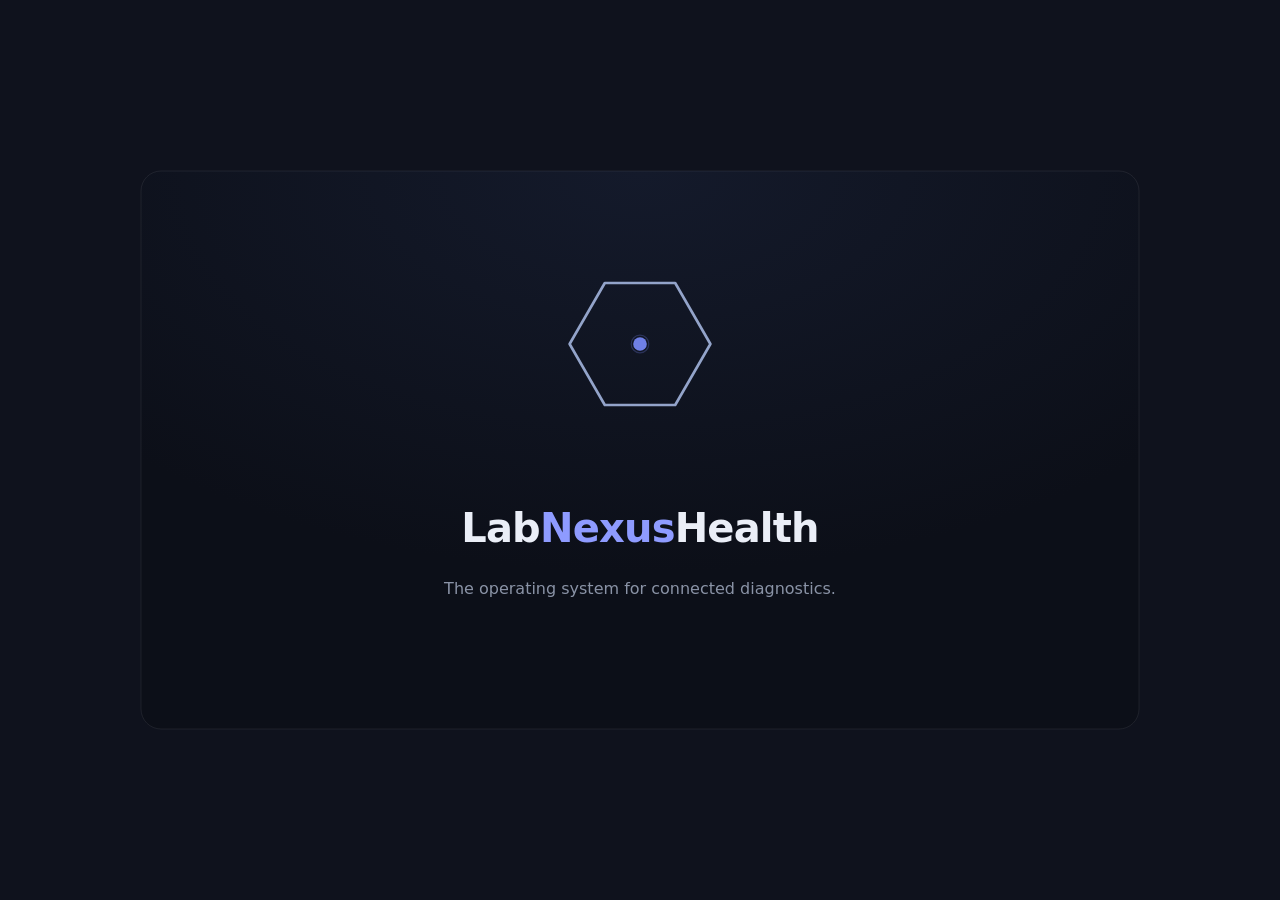
<file: index.html>
<!DOCTYPE html>
<html lang="en">
<head>
  <meta charset="utf-8">
  <meta name="viewport" content="width=device-width, initial-scale=1">
  <title>LabNexusHealth</title>
  <style>
    html, body {
      margin: 0;
      height: 100%;
      background: #0f121d;
    }
    body {
      display: flex;
      align-items: center;
      justify-content: center;
    }
    img {
      max-width: 100%;
      max-height: 100vh;
      width: auto;
      height: auto;
      object-fit: contain;
      display: block;
    }
  </style>
</head>
<body>
  <img src="labnexus-hero-dark.svg" alt="LabNexusHealth">
</body>
</html>
</file>
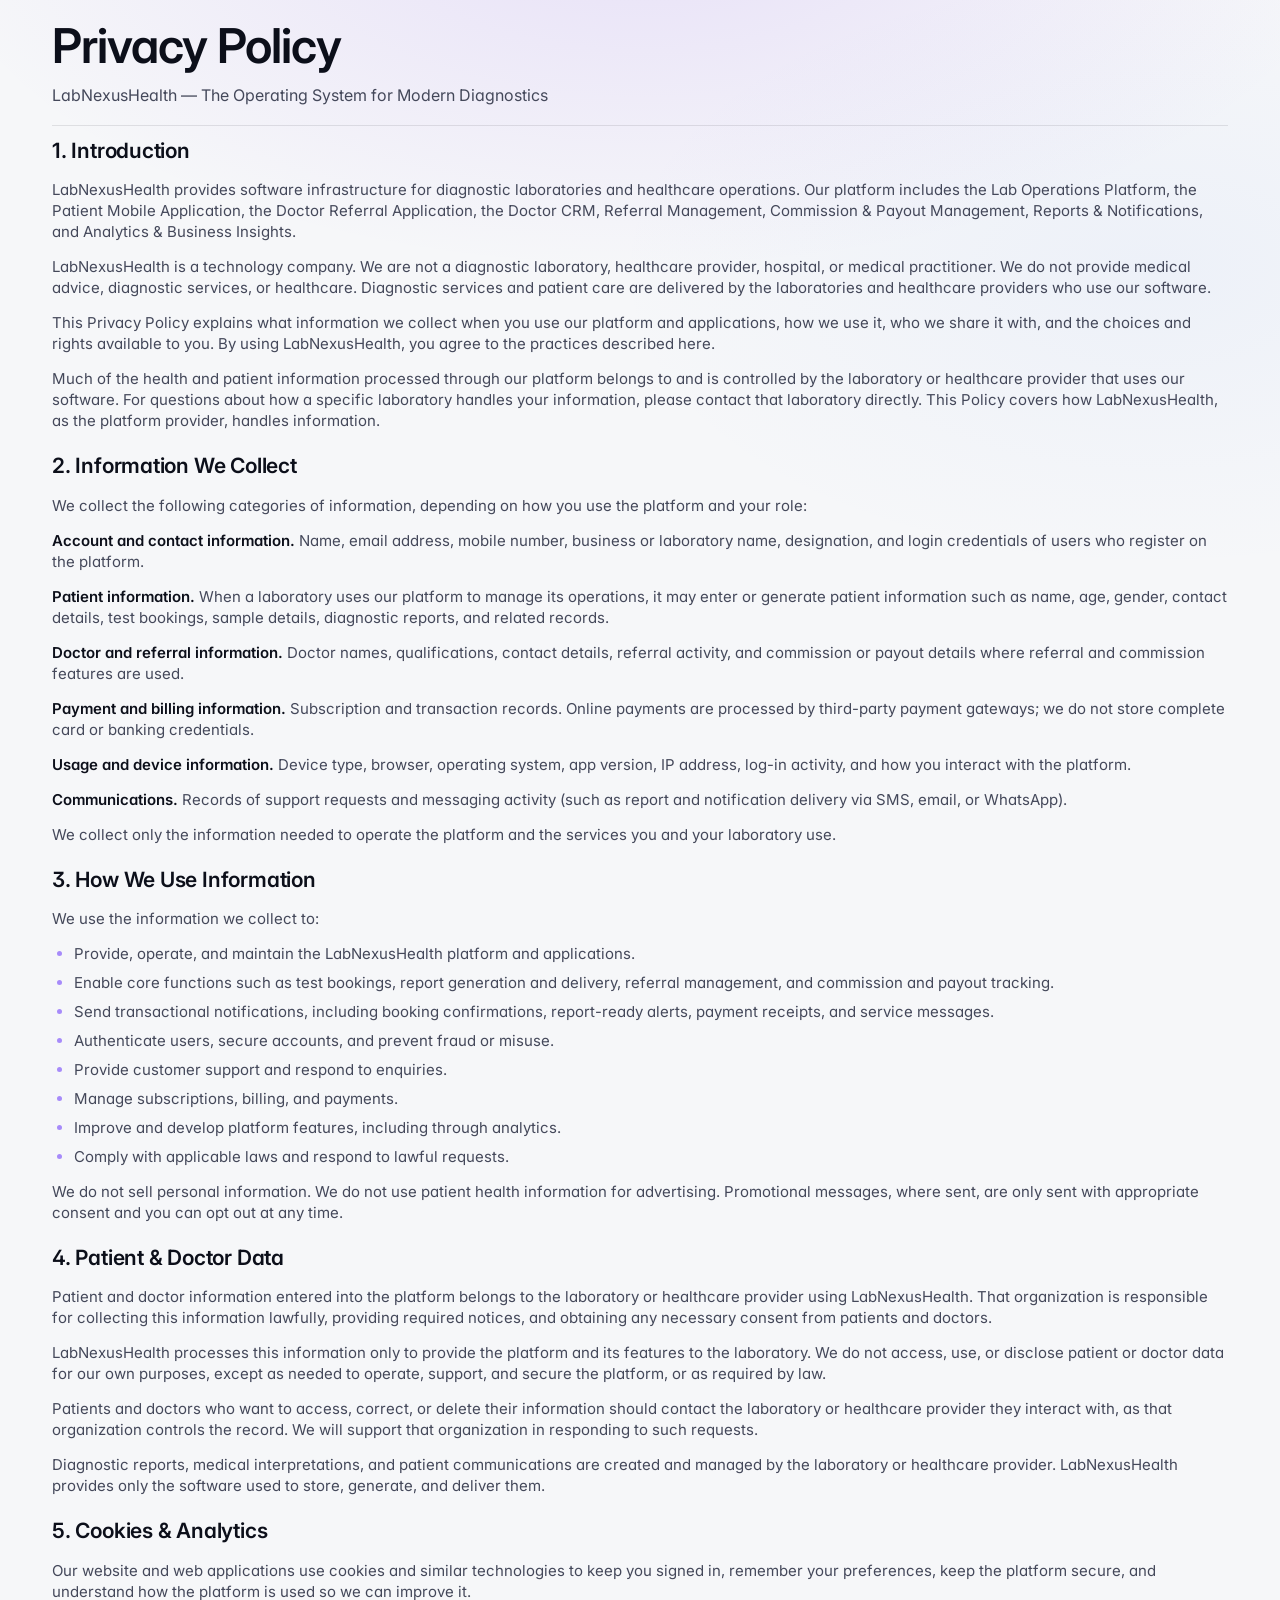
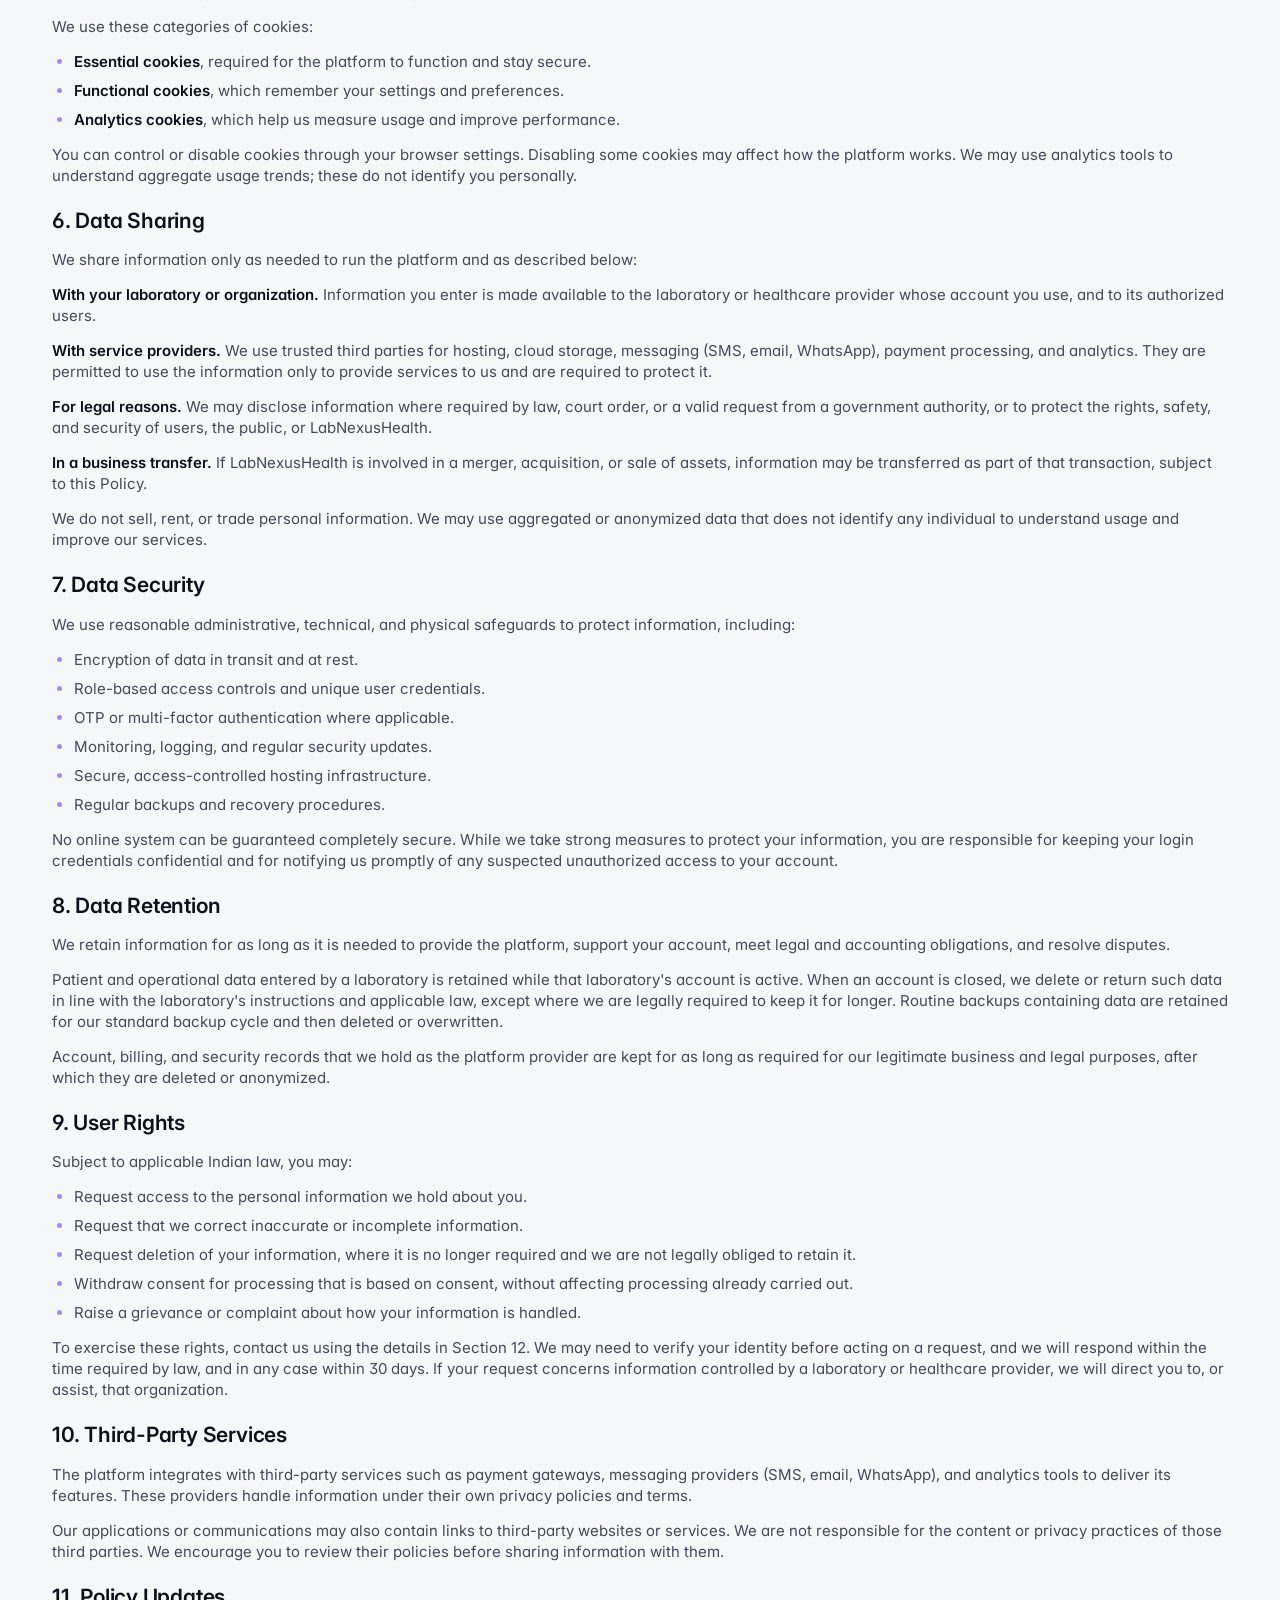
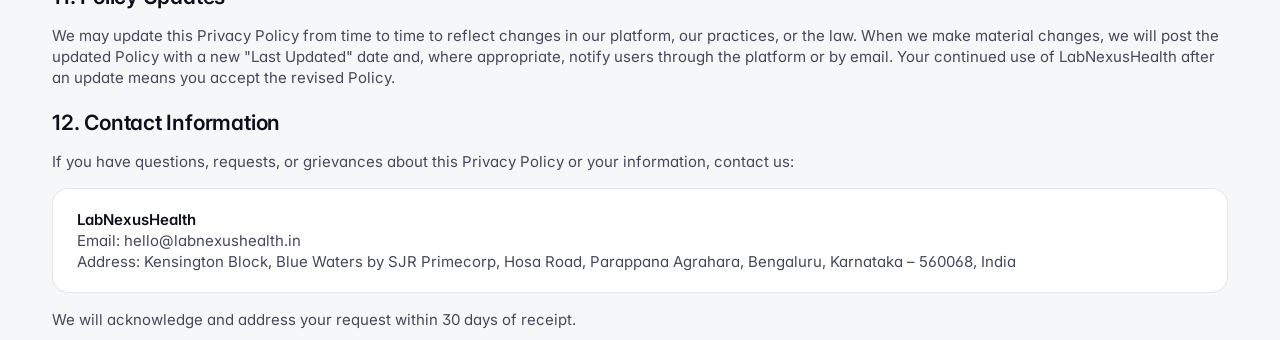
<file: privacy-policy.html>
<!DOCTYPE html>
<html lang="en" data-theme="light">
<head>
  <meta charset="utf-8">
  <meta name="viewport" content="width=device-width, initial-scale=1">
  <title>Privacy Policy — LabNexusHealth</title>
  <link rel="preconnect" href="https://fonts.googleapis.com">
  <link rel="preconnect" href="https://fonts.gstatic.com" crossorigin>
  <link href="https://fonts.googleapis.com/css2?family=Inter:wght@400;500;600&display=swap" rel="stylesheet">
  <link rel="stylesheet" href="styles.css">
</head>
<body>
  <main class="legal-page">
    <div class="container legal-container">
      <header class="legal-header">
        <h1 class="legal-title">Privacy Policy</h1>
        <p class="legal-tagline">LabNexusHealth — The Operating System for Modern Diagnostics</p>
      </header>

      <article class="legal-body">
        <section class="legal-section">
          <h2>1. Introduction</h2>
          <p>LabNexusHealth provides software infrastructure for diagnostic laboratories and healthcare operations. Our platform includes the Lab Operations Platform, the Patient Mobile Application, the Doctor Referral Application, the Doctor CRM, Referral Management, Commission &amp; Payout Management, Reports &amp; Notifications, and Analytics &amp; Business Insights.</p>
          <p>LabNexusHealth is a technology company. We are not a diagnostic laboratory, healthcare provider, hospital, or medical practitioner. We do not provide medical advice, diagnostic services, or healthcare. Diagnostic services and patient care are delivered by the laboratories and healthcare providers who use our software.</p>
          <p>This Privacy Policy explains what information we collect when you use our platform and applications, how we use it, who we share it with, and the choices and rights available to you. By using LabNexusHealth, you agree to the practices described here.</p>
          <p>Much of the health and patient information processed through our platform belongs to and is controlled by the laboratory or healthcare provider that uses our software. For questions about how a specific laboratory handles your information, please contact that laboratory directly. This Policy covers how LabNexusHealth, as the platform provider, handles information.</p>
        </section>

        <section class="legal-section">
          <h2>2. Information We Collect</h2>
          <p>We collect the following categories of information, depending on how you use the platform and your role:</p>
          <p><strong>Account and contact information.</strong> Name, email address, mobile number, business or laboratory name, designation, and login credentials of users who register on the platform.</p>
          <p><strong>Patient information.</strong> When a laboratory uses our platform to manage its operations, it may enter or generate patient information such as name, age, gender, contact details, test bookings, sample details, diagnostic reports, and related records.</p>
          <p><strong>Doctor and referral information.</strong> Doctor names, qualifications, contact details, referral activity, and commission or payout details where referral and commission features are used.</p>
          <p><strong>Payment and billing information.</strong> Subscription and transaction records. Online payments are processed by third-party payment gateways; we do not store complete card or banking credentials.</p>
          <p><strong>Usage and device information.</strong> Device type, browser, operating system, app version, IP address, log-in activity, and how you interact with the platform.</p>
          <p><strong>Communications.</strong> Records of support requests and messaging activity (such as report and notification delivery via SMS, email, or WhatsApp).</p>
          <p>We collect only the information needed to operate the platform and the services you and your laboratory use.</p>
        </section>

        <section class="legal-section">
          <h2>3. How We Use Information</h2>
          <p>We use the information we collect to:</p>
          <ul>
            <li>Provide, operate, and maintain the LabNexusHealth platform and applications.</li>
            <li>Enable core functions such as test bookings, report generation and delivery, referral management, and commission and payout tracking.</li>
            <li>Send transactional notifications, including booking confirmations, report-ready alerts, payment receipts, and service messages.</li>
            <li>Authenticate users, secure accounts, and prevent fraud or misuse.</li>
            <li>Provide customer support and respond to enquiries.</li>
            <li>Manage subscriptions, billing, and payments.</li>
            <li>Improve and develop platform features, including through analytics.</li>
            <li>Comply with applicable laws and respond to lawful requests.</li>
          </ul>
          <p>We do not sell personal information. We do not use patient health information for advertising. Promotional messages, where sent, are only sent with appropriate consent and you can opt out at any time.</p>
        </section>

        <section class="legal-section">
          <h2>4. Patient &amp; Doctor Data</h2>
          <p>Patient and doctor information entered into the platform belongs to the laboratory or healthcare provider using LabNexusHealth. That organization is responsible for collecting this information lawfully, providing required notices, and obtaining any necessary consent from patients and doctors.</p>
          <p>LabNexusHealth processes this information only to provide the platform and its features to the laboratory. We do not access, use, or disclose patient or doctor data for our own purposes, except as needed to operate, support, and secure the platform, or as required by law.</p>
          <p>Patients and doctors who want to access, correct, or delete their information should contact the laboratory or healthcare provider they interact with, as that organization controls the record. We will support that organization in responding to such requests.</p>
          <p>Diagnostic reports, medical interpretations, and patient communications are created and managed by the laboratory or healthcare provider. LabNexusHealth provides only the software used to store, generate, and deliver them.</p>
        </section>

        <section class="legal-section">
          <h2>5. Cookies &amp; Analytics</h2>
          <p>Our website and web applications use cookies and similar technologies to keep you signed in, remember your preferences, keep the platform secure, and understand how the platform is used so we can improve it.</p>
          <p>We use these categories of cookies:</p>
          <ul>
            <li><strong>Essential cookies</strong>, required for the platform to function and stay secure.</li>
            <li><strong>Functional cookies</strong>, which remember your settings and preferences.</li>
            <li><strong>Analytics cookies</strong>, which help us measure usage and improve performance.</li>
          </ul>
          <p>You can control or disable cookies through your browser settings. Disabling some cookies may affect how the platform works. We may use analytics tools to understand aggregate usage trends; these do not identify you personally.</p>
        </section>

        <section class="legal-section">
          <h2>6. Data Sharing</h2>
          <p>We share information only as needed to run the platform and as described below:</p>
          <p><strong>With your laboratory or organization.</strong> Information you enter is made available to the laboratory or healthcare provider whose account you use, and to its authorized users.</p>
          <p><strong>With service providers.</strong> We use trusted third parties for hosting, cloud storage, messaging (SMS, email, WhatsApp), payment processing, and analytics. They are permitted to use the information only to provide services to us and are required to protect it.</p>
          <p><strong>For legal reasons.</strong> We may disclose information where required by law, court order, or a valid request from a government authority, or to protect the rights, safety, and security of users, the public, or LabNexusHealth.</p>
          <p><strong>In a business transfer.</strong> If LabNexusHealth is involved in a merger, acquisition, or sale of assets, information may be transferred as part of that transaction, subject to this Policy.</p>
          <p>We do not sell, rent, or trade personal information. We may use aggregated or anonymized data that does not identify any individual to understand usage and improve our services.</p>
        </section>

        <section class="legal-section">
          <h2>7. Data Security</h2>
          <p>We use reasonable administrative, technical, and physical safeguards to protect information, including:</p>
          <ul>
            <li>Encryption of data in transit and at rest.</li>
            <li>Role-based access controls and unique user credentials.</li>
            <li>OTP or multi-factor authentication where applicable.</li>
            <li>Monitoring, logging, and regular security updates.</li>
            <li>Secure, access-controlled hosting infrastructure.</li>
            <li>Regular backups and recovery procedures.</li>
          </ul>
          <p>No online system can be guaranteed completely secure. While we take strong measures to protect your information, you are responsible for keeping your login credentials confidential and for notifying us promptly of any suspected unauthorized access to your account.</p>
        </section>

        <section class="legal-section">
          <h2>8. Data Retention</h2>
          <p>We retain information for as long as it is needed to provide the platform, support your account, meet legal and accounting obligations, and resolve disputes.</p>
          <p>Patient and operational data entered by a laboratory is retained while that laboratory's account is active. When an account is closed, we delete or return such data in line with the laboratory's instructions and applicable law, except where we are legally required to keep it for longer. Routine backups containing data are retained for our standard backup cycle and then deleted or overwritten.</p>
          <p>Account, billing, and security records that we hold as the platform provider are kept for as long as required for our legitimate business and legal purposes, after which they are deleted or anonymized.</p>
        </section>

        <section class="legal-section">
          <h2>9. User Rights</h2>
          <p>Subject to applicable Indian law, you may:</p>
          <ul>
            <li>Request access to the personal information we hold about you.</li>
            <li>Request that we correct inaccurate or incomplete information.</li>
            <li>Request deletion of your information, where it is no longer required and we are not legally obliged to retain it.</li>
            <li>Withdraw consent for processing that is based on consent, without affecting processing already carried out.</li>
            <li>Raise a grievance or complaint about how your information is handled.</li>
          </ul>
          <p>To exercise these rights, contact us using the details in Section 12. We may need to verify your identity before acting on a request, and we will respond within the time required by law, and in any case within 30 days. If your request concerns information controlled by a laboratory or healthcare provider, we will direct you to, or assist, that organization.</p>
        </section>

        <section class="legal-section">
          <h2>10. Third-Party Services</h2>
          <p>The platform integrates with third-party services such as payment gateways, messaging providers (SMS, email, WhatsApp), and analytics tools to deliver its features. These providers handle information under their own privacy policies and terms.</p>
          <p>Our applications or communications may also contain links to third-party websites or services. We are not responsible for the content or privacy practices of those third parties. We encourage you to review their policies before sharing information with them.</p>
        </section>

        <section class="legal-section">
          <h2>11. Policy Updates</h2>
          <p>We may update this Privacy Policy from time to time to reflect changes in our platform, our practices, or the law. When we make material changes, we will post the updated Policy with a new "Last Updated" date and, where appropriate, notify users through the platform or by email. Your continued use of LabNexusHealth after an update means you accept the revised Policy.</p>
        </section>

        <section class="legal-section">
          <h2>12. Contact Information</h2>
          <p>If you have questions, requests, or grievances about this Privacy Policy or your information, contact us:</p>
          <div class="legal-contact">
            <p><strong>LabNexusHealth</strong></p>
            <p>Email: hello@labnexushealth.in</p>
            <p>Address: Kensington Block, Blue Waters by SJR Primecorp, Hosa Road, Parappana Agrahara, Bengaluru, Karnataka – 560068, India</p>
          </div>
          <p>We will acknowledge and address your request within 30 days of receipt.</p>
        </section>
      </article>
    </div>
  </main>
</body>
</html>
</file>
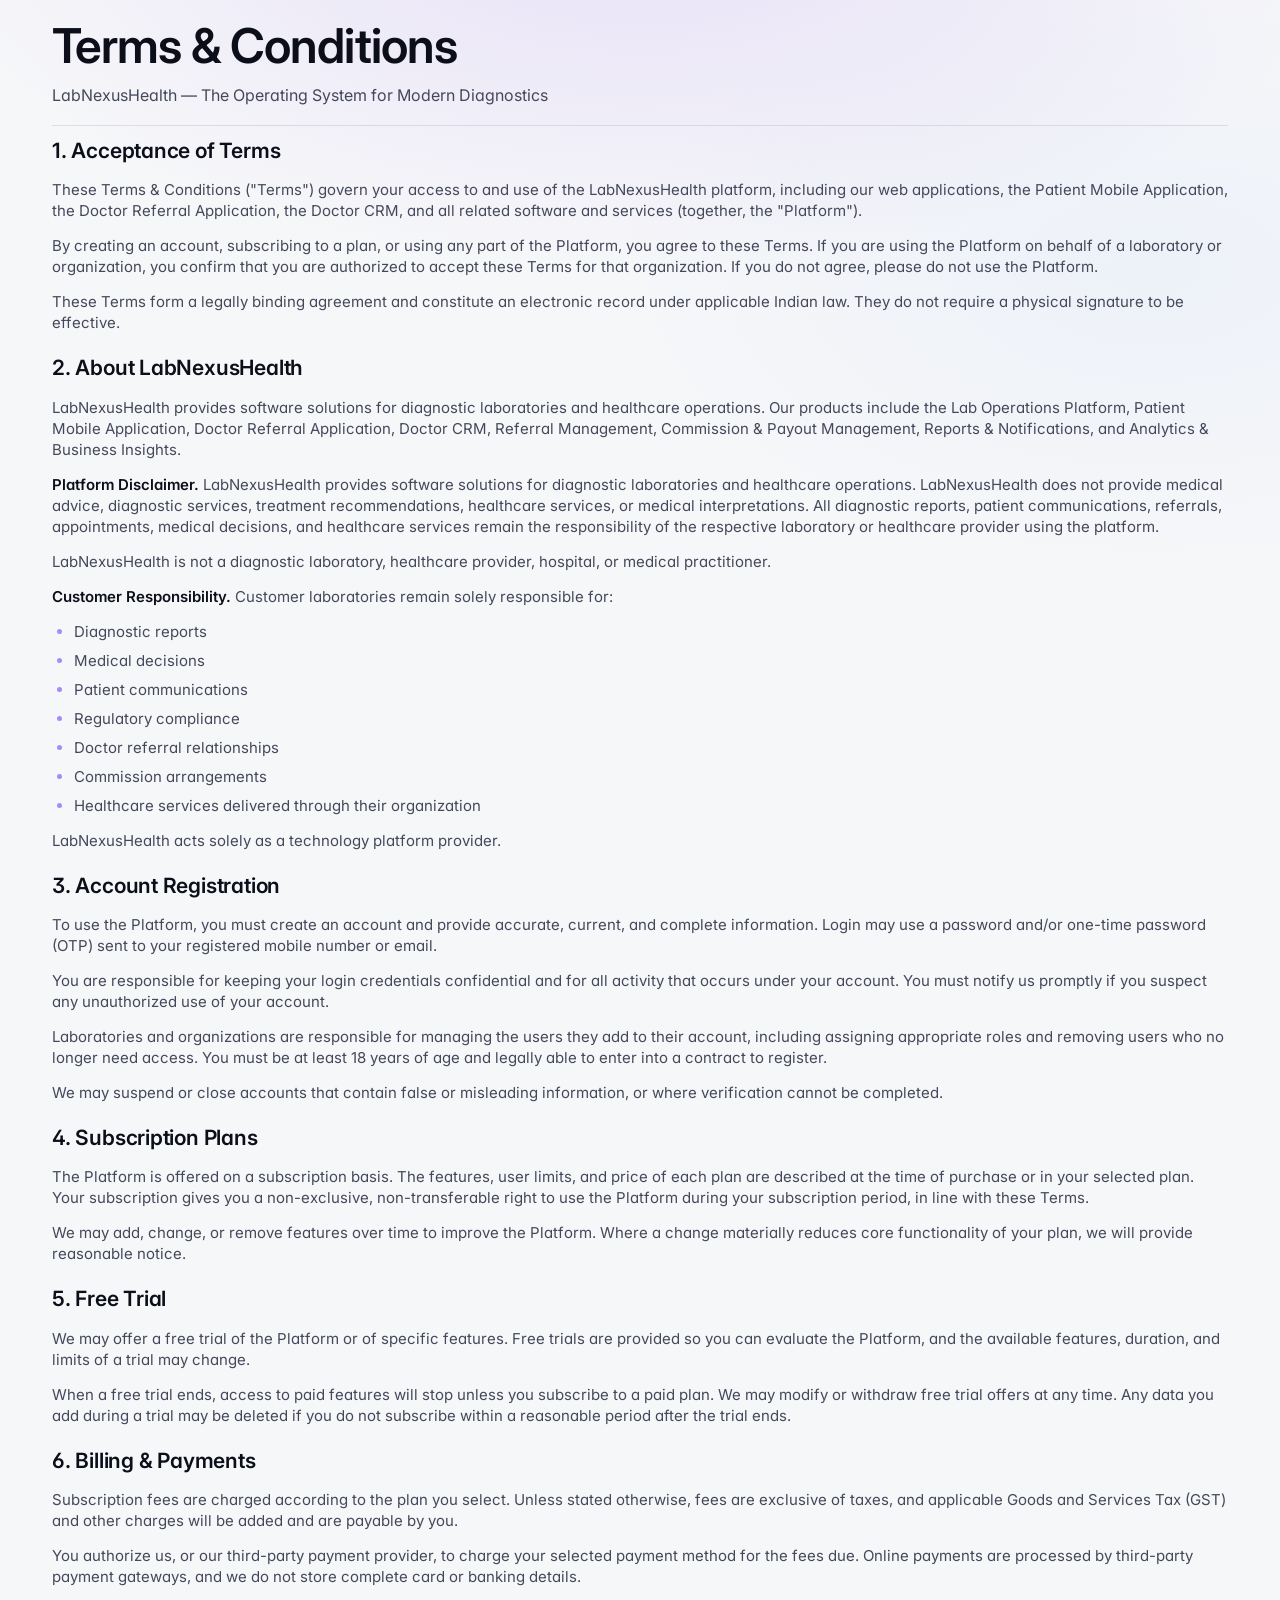
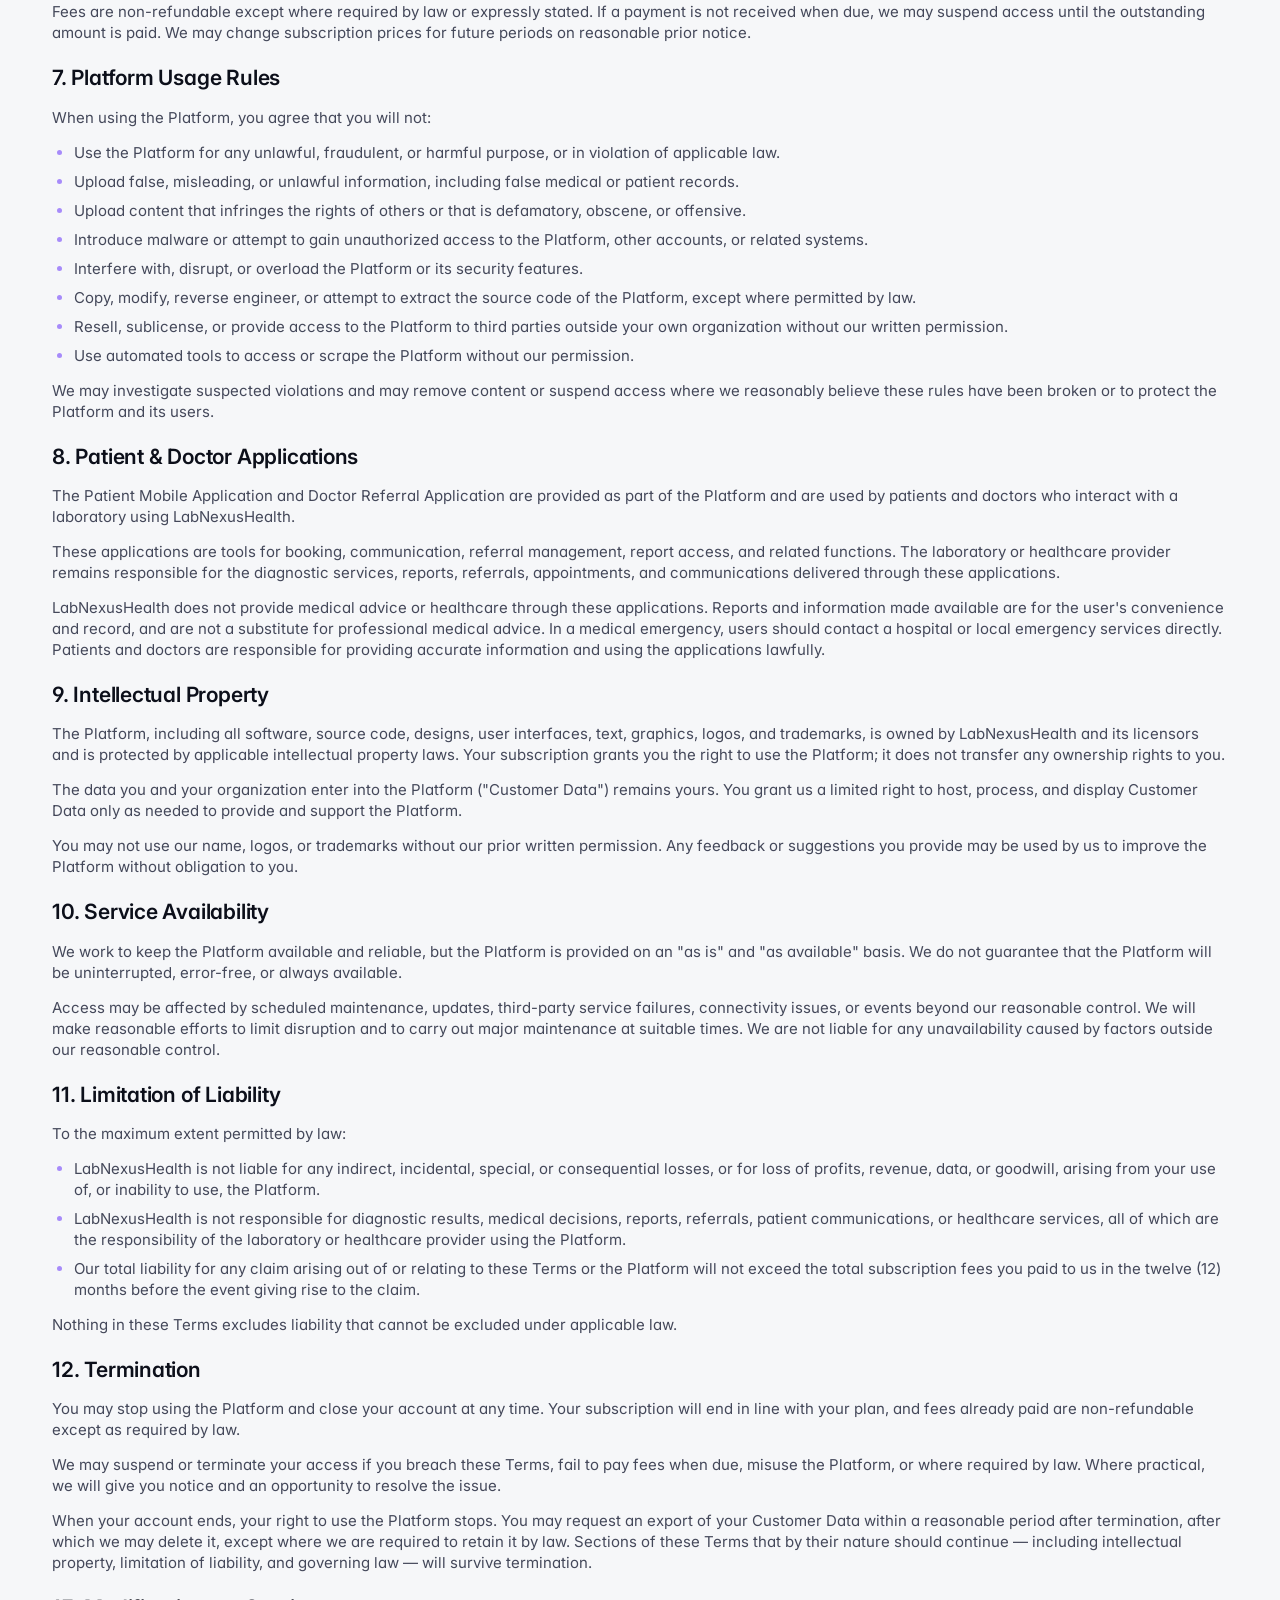
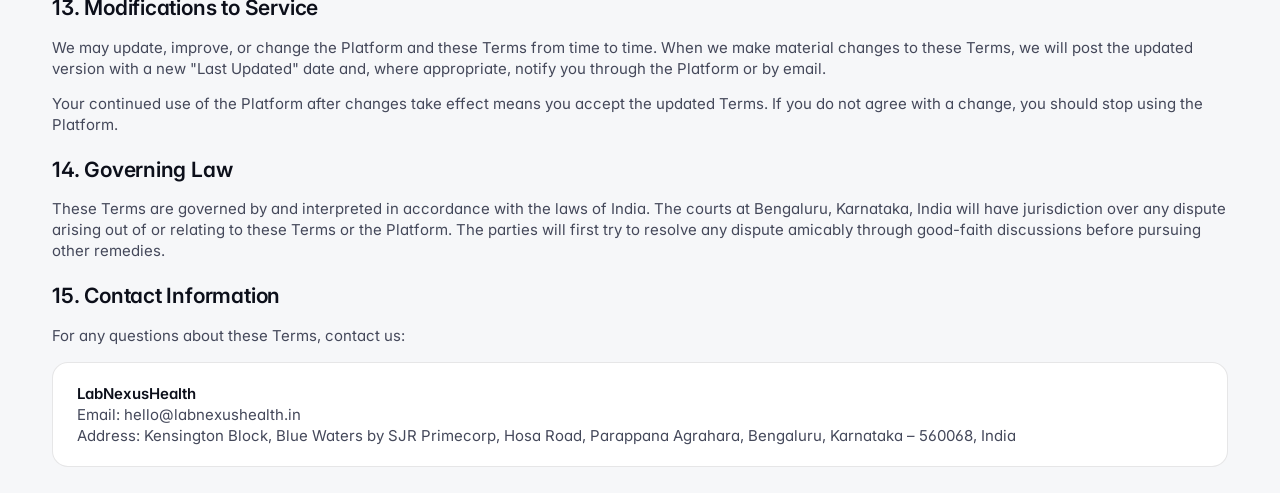
<file: terms-and-conditions.html>
<!DOCTYPE html>
<html lang="en" data-theme="light">
<head>
  <meta charset="utf-8">
  <meta name="viewport" content="width=device-width, initial-scale=1">
  <title>Terms &amp; Conditions — LabNexusHealth</title>
  <link rel="preconnect" href="https://fonts.googleapis.com">
  <link rel="preconnect" href="https://fonts.gstatic.com" crossorigin>
  <link href="https://fonts.googleapis.com/css2?family=Inter:wght@400;500;600&display=swap" rel="stylesheet">
  <link rel="stylesheet" href="styles.css">
</head>
<body>
  <main class="legal-page">
    <div class="container legal-container">
      <header class="legal-header">
        <h1 class="legal-title">Terms &amp; Conditions</h1>
        <p class="legal-tagline">LabNexusHealth — The Operating System for Modern Diagnostics</p>
      </header>

      <article class="legal-body">
        <section class="legal-section">
          <h2>1. Acceptance of Terms</h2>
          <p>These Terms &amp; Conditions ("Terms") govern your access to and use of the LabNexusHealth platform, including our web applications, the Patient Mobile Application, the Doctor Referral Application, the Doctor CRM, and all related software and services (together, the "Platform").</p>
          <p>By creating an account, subscribing to a plan, or using any part of the Platform, you agree to these Terms. If you are using the Platform on behalf of a laboratory or organization, you confirm that you are authorized to accept these Terms for that organization. If you do not agree, please do not use the Platform.</p>
          <p>These Terms form a legally binding agreement and constitute an electronic record under applicable Indian law. They do not require a physical signature to be effective.</p>
        </section>

        <section class="legal-section">
          <h2>2. About LabNexusHealth</h2>
          <p>LabNexusHealth provides software solutions for diagnostic laboratories and healthcare operations. Our products include the Lab Operations Platform, Patient Mobile Application, Doctor Referral Application, Doctor CRM, Referral Management, Commission &amp; Payout Management, Reports &amp; Notifications, and Analytics &amp; Business Insights.</p>
          <p><strong>Platform Disclaimer.</strong> LabNexusHealth provides software solutions for diagnostic laboratories and healthcare operations. LabNexusHealth does not provide medical advice, diagnostic services, treatment recommendations, healthcare services, or medical interpretations. All diagnostic reports, patient communications, referrals, appointments, medical decisions, and healthcare services remain the responsibility of the respective laboratory or healthcare provider using the platform.</p>
          <p>LabNexusHealth is not a diagnostic laboratory, healthcare provider, hospital, or medical practitioner.</p>
          <p><strong>Customer Responsibility.</strong> Customer laboratories remain solely responsible for:</p>
          <ul>
            <li>Diagnostic reports</li>
            <li>Medical decisions</li>
            <li>Patient communications</li>
            <li>Regulatory compliance</li>
            <li>Doctor referral relationships</li>
            <li>Commission arrangements</li>
            <li>Healthcare services delivered through their organization</li>
          </ul>
          <p>LabNexusHealth acts solely as a technology platform provider.</p>
        </section>

        <section class="legal-section">
          <h2>3. Account Registration</h2>
          <p>To use the Platform, you must create an account and provide accurate, current, and complete information. Login may use a password and/or one-time password (OTP) sent to your registered mobile number or email.</p>
          <p>You are responsible for keeping your login credentials confidential and for all activity that occurs under your account. You must notify us promptly if you suspect any unauthorized use of your account.</p>
          <p>Laboratories and organizations are responsible for managing the users they add to their account, including assigning appropriate roles and removing users who no longer need access. You must be at least 18 years of age and legally able to enter into a contract to register.</p>
          <p>We may suspend or close accounts that contain false or misleading information, or where verification cannot be completed.</p>
        </section>

        <section class="legal-section">
          <h2>4. Subscription Plans</h2>
          <p>The Platform is offered on a subscription basis. The features, user limits, and price of each plan are described at the time of purchase or in your selected plan. Your subscription gives you a non-exclusive, non-transferable right to use the Platform during your subscription period, in line with these Terms.</p>
          <p>We may add, change, or remove features over time to improve the Platform. Where a change materially reduces core functionality of your plan, we will provide reasonable notice.</p>
        </section>

        <section class="legal-section">
          <h2>5. Free Trial</h2>
          <p>We may offer a free trial of the Platform or of specific features. Free trials are provided so you can evaluate the Platform, and the available features, duration, and limits of a trial may change.</p>
          <p>When a free trial ends, access to paid features will stop unless you subscribe to a paid plan. We may modify or withdraw free trial offers at any time. Any data you add during a trial may be deleted if you do not subscribe within a reasonable period after the trial ends.</p>
        </section>

        <section class="legal-section">
          <h2>6. Billing &amp; Payments</h2>
          <p>Subscription fees are charged according to the plan you select. Unless stated otherwise, fees are exclusive of taxes, and applicable Goods and Services Tax (GST) and other charges will be added and are payable by you.</p>
          <p>You authorize us, or our third-party payment provider, to charge your selected payment method for the fees due. Online payments are processed by third-party payment gateways, and we do not store complete card or banking details.</p>
          <p>Fees are non-refundable except where required by law or expressly stated. If a payment is not received when due, we may suspend access until the outstanding amount is paid. We may change subscription prices for future periods on reasonable prior notice.</p>
        </section>

        <section class="legal-section">
          <h2>7. Platform Usage Rules</h2>
          <p>When using the Platform, you agree that you will not:</p>
          <ul>
            <li>Use the Platform for any unlawful, fraudulent, or harmful purpose, or in violation of applicable law.</li>
            <li>Upload false, misleading, or unlawful information, including false medical or patient records.</li>
            <li>Upload content that infringes the rights of others or that is defamatory, obscene, or offensive.</li>
            <li>Introduce malware or attempt to gain unauthorized access to the Platform, other accounts, or related systems.</li>
            <li>Interfere with, disrupt, or overload the Platform or its security features.</li>
            <li>Copy, modify, reverse engineer, or attempt to extract the source code of the Platform, except where permitted by law.</li>
            <li>Resell, sublicense, or provide access to the Platform to third parties outside your own organization without our written permission.</li>
            <li>Use automated tools to access or scrape the Platform without our permission.</li>
          </ul>
          <p>We may investigate suspected violations and may remove content or suspend access where we reasonably believe these rules have been broken or to protect the Platform and its users.</p>
        </section>

        <section class="legal-section">
          <h2>8. Patient &amp; Doctor Applications</h2>
          <p>The Patient Mobile Application and Doctor Referral Application are provided as part of the Platform and are used by patients and doctors who interact with a laboratory using LabNexusHealth.</p>
          <p>These applications are tools for booking, communication, referral management, report access, and related functions. The laboratory or healthcare provider remains responsible for the diagnostic services, reports, referrals, appointments, and communications delivered through these applications.</p>
          <p>LabNexusHealth does not provide medical advice or healthcare through these applications. Reports and information made available are for the user's convenience and record, and are not a substitute for professional medical advice. In a medical emergency, users should contact a hospital or local emergency services directly. Patients and doctors are responsible for providing accurate information and using the applications lawfully.</p>
        </section>

        <section class="legal-section">
          <h2>9. Intellectual Property</h2>
          <p>The Platform, including all software, source code, designs, user interfaces, text, graphics, logos, and trademarks, is owned by LabNexusHealth and its licensors and is protected by applicable intellectual property laws. Your subscription grants you the right to use the Platform; it does not transfer any ownership rights to you.</p>
          <p>The data you and your organization enter into the Platform ("Customer Data") remains yours. You grant us a limited right to host, process, and display Customer Data only as needed to provide and support the Platform.</p>
          <p>You may not use our name, logos, or trademarks without our prior written permission. Any feedback or suggestions you provide may be used by us to improve the Platform without obligation to you.</p>
        </section>

        <section class="legal-section">
          <h2>10. Service Availability</h2>
          <p>We work to keep the Platform available and reliable, but the Platform is provided on an "as is" and "as available" basis. We do not guarantee that the Platform will be uninterrupted, error-free, or always available.</p>
          <p>Access may be affected by scheduled maintenance, updates, third-party service failures, connectivity issues, or events beyond our reasonable control. We will make reasonable efforts to limit disruption and to carry out major maintenance at suitable times. We are not liable for any unavailability caused by factors outside our reasonable control.</p>
        </section>

        <section class="legal-section">
          <h2>11. Limitation of Liability</h2>
          <p>To the maximum extent permitted by law:</p>
          <ul>
            <li>LabNexusHealth is not liable for any indirect, incidental, special, or consequential losses, or for loss of profits, revenue, data, or goodwill, arising from your use of, or inability to use, the Platform.</li>
            <li>LabNexusHealth is not responsible for diagnostic results, medical decisions, reports, referrals, patient communications, or healthcare services, all of which are the responsibility of the laboratory or healthcare provider using the Platform.</li>
            <li>Our total liability for any claim arising out of or relating to these Terms or the Platform will not exceed the total subscription fees you paid to us in the twelve (12) months before the event giving rise to the claim.</li>
          </ul>
          <p>Nothing in these Terms excludes liability that cannot be excluded under applicable law.</p>
        </section>

        <section class="legal-section">
          <h2>12. Termination</h2>
          <p>You may stop using the Platform and close your account at any time. Your subscription will end in line with your plan, and fees already paid are non-refundable except as required by law.</p>
          <p>We may suspend or terminate your access if you breach these Terms, fail to pay fees when due, misuse the Platform, or where required by law. Where practical, we will give you notice and an opportunity to resolve the issue.</p>
          <p>When your account ends, your right to use the Platform stops. You may request an export of your Customer Data within a reasonable period after termination, after which we may delete it, except where we are required to retain it by law. Sections of these Terms that by their nature should continue — including intellectual property, limitation of liability, and governing law — will survive termination.</p>
        </section>

        <section class="legal-section">
          <h2>13. Modifications to Service</h2>
          <p>We may update, improve, or change the Platform and these Terms from time to time. When we make material changes to these Terms, we will post the updated version with a new "Last Updated" date and, where appropriate, notify you through the Platform or by email.</p>
          <p>Your continued use of the Platform after changes take effect means you accept the updated Terms. If you do not agree with a change, you should stop using the Platform.</p>
        </section>

        <section class="legal-section">
          <h2>14. Governing Law</h2>
          <p>These Terms are governed by and interpreted in accordance with the laws of India. The courts at Bengaluru, Karnataka, India will have jurisdiction over any dispute arising out of or relating to these Terms or the Platform. The parties will first try to resolve any dispute amicably through good-faith discussions before pursuing other remedies.</p>
        </section>

        <section class="legal-section">
          <h2>15. Contact Information</h2>
          <p>For any questions about these Terms, contact us:</p>
          <div class="legal-contact">
            <p><strong>LabNexusHealth</strong></p>
            <p>Email: hello@labnexushealth.in</p>
            <p>Address: Kensington Block, Blue Waters by SJR Primecorp, Hosa Road, Parappana Agrahara, Bengaluru, Karnataka – 560068, India</p>
          </div>
        </section>
      </article>
    </div>
  </main>
</body>
</html>
</file>
<file: styles.css>
/* ─────────────────────────────────────────────────────────
   LabNexus — Diagnostics Operating System
   Dark, elevated, Linear/Vercel-inspired
   ───────────────────────────────────────────────────────── */

:root {
  /* Theme: dark default */
  --bg-0: #07080c;             /* page floor (not pure black) */
  --bg-1: #0b0c12;             /* primary surface */
  --bg-2: #11131c;             /* elevated card */
  --bg-3: #181a25;             /* highest card */
  --bg-glass: rgba(20, 22, 32, 0.6);

  --line-1: rgba(255, 255, 255, 0.06);
  --line-2: rgba(255, 255, 255, 0.09);
  --line-3: rgba(255, 255, 255, 0.14);

  --text-1: #f1f1f4;           /* primary */
  --text-2: #b6b8c4;           /* secondary */
  --text-3: #7a7d8d;           /* tertiary */
  --text-4: #54576a;           /* muted */

  /* Accent — violet */
  --accent: #a78bfa;
  --accent-2: #c4b5fd;
  --accent-3: #7c3aed;
  --accent-glow: rgba(167, 139, 250, 0.35);
  --accent-soft: rgba(167, 139, 250, 0.12);

  /* Secondary signal colors */
  --sig-blue: #5b8def;
  --sig-cyan: #67e8f9;
  --sig-green: #6ee7b7;
  --sig-amber: #fbbf24;
  --sig-pink:  #f0abfc;

  /* Spacing & radius */
  --r-sm: 6px;
  --r-md: 10px;
  --r-lg: 16px;
  --r-xl: 22px;
  --r-2xl: 28px;

  --shadow-card: 0 1px 0 rgba(255,255,255,0.04) inset, 0 30px 60px -30px rgba(0,0,0,0.7), 0 0 0 1px var(--line-2);
  --shadow-lift: 0 1px 0 rgba(255,255,255,0.06) inset, 0 40px 80px -20px rgba(0,0,0,0.8), 0 0 0 1px var(--line-3);

  --container: 1240px;

  /* Type */
  --font-sans: "Geist", "Inter", system-ui, -apple-system, "Segoe UI", sans-serif;
  --font-display: "Geist", "Inter", system-ui, sans-serif;
  --font-mono: "Geist Mono", "JetBrains Mono", ui-monospace, monospace;
  --font-serif: "Instrument Serif", "Times New Roman", serif;

  --ease-out: cubic-bezier(0.2, 0.7, 0.2, 1);
  --ease-in-out: cubic-bezier(0.6, 0, 0.2, 1);
}

/* Light theme override */
:root[data-theme="light"] {
  --bg-0: #f6f7f9;
  --bg-1: #ffffff;
  --bg-2: #ffffff;
  --bg-3: #ffffff;
  --bg-glass: rgba(255,255,255,0.7);

  --line-1: rgba(15, 17, 25, 0.06);
  --line-2: rgba(15, 17, 25, 0.1);
  --line-3: rgba(15, 17, 25, 0.16);

  --text-1: #0c0f1a;
  --text-2: #44485a;
  --text-3: #6c7080;
  --text-4: #9498a8;

  --shadow-card: 0 1px 0 rgba(255,255,255,0.6) inset, 0 12px 30px -10px rgba(15,17,25,0.08), 0 0 0 1px var(--line-1);
  --shadow-lift: 0 24px 60px -18px rgba(15,17,25,0.16), 0 0 0 1px var(--line-2);
}

* { box-sizing: border-box; }

html, body {
  margin: 0;
  padding: 0;
  background: var(--bg-0);
  color: var(--text-1);
  font-family: var(--font-sans);
  font-feature-settings: "ss01", "cv11";
  -webkit-font-smoothing: antialiased;
  text-rendering: optimizeLegibility;
  overflow-x: clip;
}

body {
  /* layered subtle radial glows for "modern infrastructure" feel */
  background:
    radial-gradient(1200px 600px at 50% -10%, rgba(124, 58, 237, 0.18), transparent 60%),
    radial-gradient(900px 500px at 90% 30%, rgba(91, 141, 239, 0.08), transparent 60%),
    var(--bg-0);
  background-attachment: fixed;
}

:root[data-theme="light"] body {
  background:
    radial-gradient(1200px 600px at 50% -10%, rgba(124, 58, 237, 0.12), transparent 60%),
    radial-gradient(900px 500px at 90% 30%, rgba(91, 141, 239, 0.06), transparent 60%),
    var(--bg-0);
  background-attachment: fixed;
}

img, svg { display: block; max-width: 100%; }
button { font: inherit; color: inherit; background: none; border: 0; cursor: pointer; }
a { color: inherit; text-decoration: none; }

::selection { background: var(--accent-soft); color: var(--text-1); }

/* ─────────── Container ─────────── */
.container {
  max-width: var(--container);
  margin: 0 auto;
  padding: 0 32px;
  position: relative;
}

/* ─────────── Reveal animations ─────────── */
.reveal { opacity: 0; transform: translateY(24px); transition: opacity .9s var(--ease-out), transform .9s var(--ease-out); will-change: transform, opacity; }
.reveal.in { opacity: 1; transform: translateY(0); }

.reveal-stagger > * { opacity: 0; transform: translateY(16px); transition: opacity .7s var(--ease-out), transform .7s var(--ease-out); }
.reveal-stagger.in > *:nth-child(1) { transition-delay: .02s; }
.reveal-stagger.in > *:nth-child(2) { transition-delay: .08s; }
.reveal-stagger.in > *:nth-child(3) { transition-delay: .14s; }
.reveal-stagger.in > *:nth-child(4) { transition-delay: .2s; }
.reveal-stagger.in > *:nth-child(5) { transition-delay: .26s; }
.reveal-stagger.in > *:nth-child(6) { transition-delay: .32s; }
.reveal-stagger.in > *:nth-child(7) { transition-delay: .38s; }
.reveal-stagger.in > *:nth-child(8) { transition-delay: .44s; }
.reveal-stagger.in > *:nth-child(9) { transition-delay: .5s; }
.reveal-stagger.in > * { opacity: 1; transform: translateY(0); }

/* motion off */
:root[data-motion="off"] .reveal,
:root[data-motion="off"] .reveal-stagger > * { opacity: 1 !important; transform: none !important; transition: none !important; }
:root[data-motion="off"] *,
:root[data-motion="off"] *::before,
:root[data-motion="off"] *::after { animation-duration: 0.001ms !important; transition-duration: 0.001ms !important; }

/* ─────────── Nav ─────────── */
.nav {
  position: fixed;
  inset: 12px 0 auto 0;
  z-index: 100;
  display: flex;
  justify-content: center;
  pointer-events: none;
}
.nav-inner {
  pointer-events: auto;
  display: flex;
  align-items: center;
  gap: 28px;
  padding: 8px 8px 8px 18px;
  background: var(--bg-glass);
  backdrop-filter: blur(20px) saturate(150%);
  -webkit-backdrop-filter: blur(20px) saturate(150%);
  border: 1px solid var(--line-2);
  border-radius: 999px;
  box-shadow: var(--shadow-card);
}
.nav-brand { display: flex; align-items: center; gap: 8px; font-weight: 600; letter-spacing: -0.01em; font-size: 15px; }
.nav-brand-mark {
  width: 22px; height: 22px;
  border-radius: 6px;
  background:
    radial-gradient(circle at 30% 30%, var(--accent-2), var(--accent-3) 70%);
  box-shadow: 0 0 12px var(--accent-glow), inset 0 0 0 1px rgba(255,255,255,0.12);
  position: relative;
}
.nav-brand-mark::after {
  content: "";
  position: absolute;
  inset: 4px;
  border-radius: 3px;
  background: linear-gradient(135deg, rgba(255,255,255,0.6), transparent 50%);
  mix-blend-mode: overlay;
}
.nav-links { display: flex; gap: 4px; }
.nav-link {
  padding: 7px 12px;
  border-radius: 999px;
  font-size: 13.5px;
  color: var(--text-2);
  transition: color .2s, background .2s;
}
.nav-link:hover { color: var(--text-1); background: var(--line-1); }
.nav-cta {
  display: inline-flex;
  align-items: center;
  gap: 6px;
  padding: 8px 14px;
  background: var(--text-1);
  color: var(--bg-0);
  border-radius: 999px;
  font-weight: 500;
  font-size: 13.5px;
  transition: transform .2s;
}
.nav-cta:hover { transform: translateY(-1px); }
@media (max-width: 760px) {
  .nav-links { display: none; }
}

/* ─────────── Common section ─────────── */
section { position: relative; padding: 10px 0; }
.section-eyebrow {
  display: inline-flex;
  align-items: center;
  gap: 8px;
  font-size: 12px;
  letter-spacing: 0.08em;
  text-transform: uppercase;
  color: var(--accent-2);
  font-weight: 500;
  padding: 5px 11px;
  border: 1px solid var(--accent-soft);
  background: var(--accent-soft);
  border-radius: 999px;
}
.section-eyebrow .dot {
  width: 6px; height: 6px; border-radius: 50%;
  background: var(--accent-2);
  box-shadow: 0 0 8px var(--accent-glow);
}
.section-title {
  font-family: var(--font-display);
  font-size: clamp(36px, 5vw, 60px);
  line-height: 1.04;
  letter-spacing: -0.03em;
  font-weight: 500;
  margin: 16px 0 14px;
  max-width: 18ch;
  text-wrap: balance;
}
.section-title.lg { font-size: clamp(44px, 6vw, 72px); }
.section-sub {
  font-size: 17px;
  line-height: 1.55;
  color: var(--text-2);
  max-width: 60ch;
  text-wrap: pretty;
  margin: 0;
}

.divider {
  height: 1px;
  background: linear-gradient(90deg, transparent, var(--line-2), transparent);
  margin: 0;
}

/* ─────────── Buttons ─────────── */
.btn {
  display: inline-flex;
  align-items: center;
  gap: 8px;
  padding: 12px 18px;
  border-radius: 10px;
  font-size: 14.5px;
  font-weight: 500;
  letter-spacing: -0.005em;
  border: 1px solid transparent;
  transition: transform .2s var(--ease-out), background .2s, border-color .2s, box-shadow .25s;
}
.btn-primary {
  background: var(--text-1);
  color: var(--bg-0);
  box-shadow: 0 0 0 1px var(--text-1), 0 12px 30px -10px rgba(167,139,250,0.5);
}
.btn-primary:hover { transform: translateY(-1px); box-shadow: 0 0 0 1px var(--text-1), 0 20px 40px -10px rgba(167,139,250,0.7); }
.btn-secondary {
  background: transparent;
  color: var(--text-1);
  border-color: var(--line-3);
}
.btn-secondary:hover { background: var(--line-1); border-color: var(--line-3); }
.btn .arrow { transition: transform .2s; }
.btn:hover .arrow { transform: translateX(3px); }

/* ─────────── Hero ─────────── */
.hero {
  padding: 130px 0 56px;
  position: relative;
  overflow: visible;
}
.hero-inner { text-align: center; position: relative; z-index: 2; }
.hero-eyebrow {
  display: inline-flex;
  align-items: center;
  gap: 10px;
  padding: 6px 12px 6px 6px;
  border-radius: 999px;
  border: 1px solid var(--line-2);
  background: var(--bg-glass);
  backdrop-filter: blur(12px);
  font-size: 13px;
  color: var(--text-2);
  margin-bottom: 28px;
}
.hero-eyebrow-tag {
  background: var(--accent-soft);
  color: var(--accent-2);
  padding: 2px 8px;
  border-radius: 999px;
  font-size: 11.5px;
  font-weight: 600;
  letter-spacing: 0.04em;
  text-transform: uppercase;
}
.hero-title {
  font-family: var(--font-display);
  font-size: clamp(44px, 7.5vw, 96px);
  line-height: 0.98;
  letter-spacing: -0.04em;
  font-weight: 500;
  margin: 0 auto;
  max-width: 14ch;
  text-wrap: balance;
}
.hero-title .accent {
  background: linear-gradient(135deg, var(--accent-2) 0%, var(--accent) 50%, #7dd3fc 100%);
  -webkit-background-clip: text; background-clip: text;
  color: transparent;
  font-style: italic;
  font-family: var(--font-serif);
  font-weight: 400;
}
.hero-sub {
  margin: 28px auto 0;
  max-width: 60ch;
  font-size: 18px;
  line-height: 1.55;
  color: var(--text-2);
}
.hero-ctas {
  margin-top: 36px;
  display: inline-flex;
  gap: 12px;
  flex-wrap: wrap;
  justify-content: center;
}
.hero-trustline {
  margin-top: 36px;
  font-size: 12px;
  color: var(--text-4);
  letter-spacing: 0.05em;
  text-transform: uppercase;
}
.hero-logos {
  display: flex;
  gap: 36px;
  justify-content: center;
  margin-top: 16px;
  flex-wrap: wrap;
  opacity: 0.7;
}
.hero-logos span {
  font-family: var(--font-display);
  font-weight: 500;
  font-size: 18px;
  letter-spacing: -0.01em;
  color: var(--text-3);
}

/* Hero stage (floating dashboard + phones) */
.hero-stage {
  position: relative;
  margin: 80px auto 0;
  max-width: 1180px;
  height: 620px;
  perspective: 2200px;
}
.hero-grid-bg {
  position: absolute;
  inset: -30% -10% -10% -10%;
  background-image:
    linear-gradient(var(--line-1) 1px, transparent 1px),
    linear-gradient(90deg, var(--line-1) 1px, transparent 1px);
  background-size: 48px 48px;
  mask-image: radial-gradient(ellipse 60% 50% at 50% 40%, #000 30%, transparent 75%);
  -webkit-mask-image: radial-gradient(ellipse 60% 50% at 50% 40%, #000 30%, transparent 75%);
  pointer-events: none;
  z-index: 0;
}
.hero-stage-glow {
  position: absolute;
  inset: 0;
  background: radial-gradient(ellipse 50% 40% at 50% 50%, var(--accent-glow), transparent 60%);
  filter: blur(40px);
  pointer-events: none;
  z-index: 0;
  opacity: 0.6;
}

/* main floating dashboard panel */
.hero-dashboard {
  position: absolute;
  left: 50%;
  top: 30px;
  transform: translateX(-50%) rotateX(8deg);
  transform-style: preserve-3d;
  width: 880px;
  max-width: 92%;
  border-radius: 16px;
  background: linear-gradient(180deg, rgba(24,26,38,0.95), rgba(11,12,18,0.95));
  border: 1px solid var(--line-3);
  box-shadow: var(--shadow-lift), 0 60px 120px -30px rgba(124, 58, 237, 0.35);
  overflow: hidden;
  z-index: 2;
  animation: floatY 8s ease-in-out infinite;
}
@keyframes floatY {
  0%, 100% { transform: translateX(-50%) rotateX(8deg) translateY(0); }
  50%      { transform: translateX(-50%) rotateX(8deg) translateY(-10px); }
}
@keyframes floatY2 {
  0%, 100% { transform: translateY(0) rotate(-4deg); }
  50%      { transform: translateY(-14px) rotate(-4deg); }
}
@keyframes floatY3 {
  0%, 100% { transform: translateY(0) rotate(5deg); }
  50%      { transform: translateY(-12px) rotate(5deg); }
}

/* phones */
.hero-phone {
  position: absolute;
  width: 220px;
  height: 460px;
  border-radius: 32px;
  background: linear-gradient(160deg, #1e2030, #0f1018);
  border: 1px solid var(--line-3);
  box-shadow: var(--shadow-lift), 0 30px 60px -20px rgba(124, 58, 237, 0.3);
  z-index: 3;
  overflow: hidden;
}
.hero-phone.left { left: 2%; top: 240px; animation: floatY2 7s ease-in-out infinite; }
.hero-phone.right { right: 2%; top: 200px; animation: floatY3 9s ease-in-out infinite; }
.hero-phone::after {
  content: "";
  position: absolute;
  top: 8px;
  left: 50%;
  transform: translateX(-50%);
  width: 60px; height: 14px;
  background: #000;
  border-radius: 8px;
}
.hero-phone-screen {
  position: absolute;
  inset: 6px;
  border-radius: 26px;
  background: #0a0b14;
  overflow: hidden;
  display: flex;
  flex-direction: column;
}

@media (max-width: 980px) {
  .hero-stage { height: 480px; }
  .hero-dashboard { width: 720px; }
  .hero-phone { width: 160px; height: 340px; border-radius: 26px; }
  .hero-phone.left { top: 200px; }
  .hero-phone.right { top: 170px; }
}
@media (max-width: 720px) {
  .hero { padding-top: 140px; }
  .hero-stage { height: 380px; margin-top: 50px; }
  .hero-dashboard { width: 560px; top: 20px; }
  .hero-phone { width: 120px; height: 250px; }
  .hero-phone.left { left: -2%; top: 150px; }
  .hero-phone.right { right: -2%; top: 130px; }
}

/* dashboard chrome */
.dash-topbar {
  display: flex;
  align-items: center;
  gap: 10px;
  padding: 12px 16px;
  border-bottom: 1px solid var(--line-1);
  background: rgba(255,255,255,0.02);
}
.dash-dot { width: 10px; height: 10px; border-radius: 50%; background: var(--line-3); }
.dash-dot.r { background: #ef4444; }
.dash-dot.y { background: #f59e0b; }
.dash-dot.g { background: #10b981; }
.dash-search {
  flex: 1;
  margin-left: 16px;
  padding: 4px 12px;
  background: var(--bg-1);
  border-radius: 6px;
  font-size: 12px;
  color: var(--text-3);
  border: 1px solid var(--line-1);
  display: flex; align-items: center; gap: 8px;
}
.dash-search-kbd { margin-left: auto; font-size: 10px; padding: 1px 5px; border-radius: 4px; background: var(--bg-2); color: var(--text-3); border: 1px solid var(--line-2); font-family: var(--font-mono); }

.dash-body {
  display: grid;
  grid-template-columns: 200px 1fr;
  min-height: 360px;
}
.dash-sidebar {
  border-right: 1px solid var(--line-1);
  padding: 14px 10px;
  display: flex; flex-direction: column; gap: 2px;
}
.dash-sidelabel { font-size: 10px; color: var(--text-4); padding: 8px 8px 4px; letter-spacing: 0.08em; text-transform: uppercase; }
.dash-sideitem {
  display: flex; align-items: center; gap: 8px;
  padding: 6px 8px; border-radius: 6px; font-size: 12.5px; color: var(--text-2);
}
.dash-sideitem.active { background: var(--line-1); color: var(--text-1); }
.dash-sideitem-ico { width: 14px; height: 14px; border-radius: 3px; background: var(--line-3); }
.dash-sideitem.active .dash-sideitem-ico { background: var(--accent); box-shadow: 0 0 8px var(--accent-glow); }

.dash-main { padding: 18px 20px; }
.dash-kpis { display: grid; grid-template-columns: repeat(4, 1fr); gap: 10px; margin-bottom: 16px; }
.dash-kpi {
  padding: 12px;
  background: var(--bg-1);
  border: 1px solid var(--line-1);
  border-radius: 10px;
  position: relative;
  overflow: hidden;
}
.dash-kpi-label { font-size: 10.5px; color: var(--text-3); letter-spacing: 0.04em; text-transform: uppercase; }
.dash-kpi-value { font-family: var(--font-display); font-size: 22px; letter-spacing: -0.03em; margin-top: 4px; font-weight: 500; }
.dash-kpi-delta { font-size: 11px; color: var(--sig-green); margin-top: 2px; font-family: var(--font-mono); }
.dash-kpi-delta.dn { color: #f87171; }
.dash-kpi-spark {
  position: absolute;
  right: 8px; top: 8px;
  width: 50px; height: 22px;
}
.dash-chart {
  background: var(--bg-1);
  border: 1px solid var(--line-1);
  border-radius: 10px;
  padding: 14px 14px 10px;
  height: 200px;
  position: relative;
  overflow: hidden;
}
.dash-chart-title { font-size: 12px; color: var(--text-2); }
.dash-chart-svg { position: absolute; left: 14px; right: 14px; bottom: 14px; top: 36px; width: calc(100% - 28px); height: calc(100% - 50px); }

/* phone screens */
.ph-status { display: flex; justify-content: space-between; align-items: center; padding: 12px 18px 4px; font-size: 10px; color: var(--text-2); font-family: var(--font-mono); }
.ph-section { padding: 12px 14px; }
.ph-title { font-size: 14px; font-weight: 500; letter-spacing: -0.01em; }
.ph-sub { font-size: 11px; color: var(--text-3); margin-top: 2px; }
.ph-card {
  margin-top: 10px;
  padding: 12px;
  background: linear-gradient(135deg, rgba(167,139,250,0.15), rgba(124,58,237,0.05));
  border: 1px solid var(--line-2);
  border-radius: 12px;
}
.ph-card-line { display: flex; justify-content: space-between; font-size: 11px; }
.ph-card-line + .ph-card-line { margin-top: 6px; }
.ph-card-line .lbl { color: var(--text-3); }
.ph-card-line .val { color: var(--text-1); font-weight: 500; }
.ph-pill {
  display: inline-block;
  padding: 2px 8px;
  border-radius: 999px;
  font-size: 9.5px;
  font-weight: 600;
  letter-spacing: 0.04em;
  text-transform: uppercase;
}
.ph-pill.green { background: rgba(110, 231, 183, 0.15); color: var(--sig-green); }
.ph-pill.amber { background: rgba(251, 191, 36, 0.15); color: var(--sig-amber); }
.ph-pill.purple { background: var(--accent-soft); color: var(--accent-2); }

/* ─────────── Floating cards in hero (extra UI fragments) ─────────── */
.hero-chip {
  position: absolute;
  display: flex; align-items: center; gap: 10px;
  padding: 10px 14px;
  background: rgba(20,22,32,0.85);
  backdrop-filter: blur(14px);
  border: 1px solid var(--line-3);
  border-radius: 12px;
  box-shadow: 0 20px 40px -20px rgba(0,0,0,0.7), 0 0 0 1px var(--line-2);
  font-size: 12.5px;
  color: var(--text-2);
  z-index: 4;
  animation: floatY 6s ease-in-out infinite;
}
.hero-chip .ico {
  width: 26px; height: 26px;
  border-radius: 6px;
  background: linear-gradient(135deg, var(--accent), var(--accent-3));
  box-shadow: 0 0 12px var(--accent-glow);
  display: grid; place-items: center;
}
.hero-chip strong { color: var(--text-1); font-weight: 500; }

/* ─────────── Ecosystem ─────────── */
.ecosystem-stage {
  position: relative;
  margin-top: 40px;
  width: 100%;
  aspect-ratio: 16 / 10;
  border: 1px solid var(--line-1);
  background:
    radial-gradient(ellipse 60% 50% at 50% 50%, rgba(167,139,250,0.06), transparent 60%),
    linear-gradient(180deg, var(--bg-1), var(--bg-2));
  border-radius: var(--r-2xl);
  overflow: hidden;
}
.ecosystem-stage::before {
  content: ""; position: absolute; inset: 0;
  background-image:
    linear-gradient(var(--line-1) 1px, transparent 1px),
    linear-gradient(90deg, var(--line-1) 1px, transparent 1px);
  background-size: 32px 32px;
  mask-image: radial-gradient(ellipse 70% 60% at 50% 50%, #000 40%, transparent 90%);
  -webkit-mask-image: radial-gradient(ellipse 70% 60% at 50% 50%, #000 40%, transparent 90%);
  pointer-events: none;
}
.ecosystem-svg { position: absolute; inset: 0; width: 100%; height: 100%; }

.eco-node {
  position: absolute;
  display: flex; align-items: center; gap: 10px;
  padding: 10px 14px;
  background: rgba(15,16,24,0.95);
  border: 1px solid var(--line-3);
  border-radius: 12px;
  box-shadow: 0 20px 40px -20px rgba(0,0,0,0.7);
  transform: translate(-50%, -50%);
  font-size: 13px;
  color: var(--text-1);
  transition: transform .3s var(--ease-out), box-shadow .3s;
}
.eco-node:hover { box-shadow: 0 30px 60px -20px rgba(0,0,0,0.8), 0 0 0 1px var(--accent); }
.eco-node-ico {
  width: 26px; height: 26px;
  border-radius: 7px;
  background: linear-gradient(135deg, var(--accent), var(--accent-3));
  box-shadow: 0 0 14px var(--accent-glow);
  display: grid; place-items: center; color: white;
}
.eco-node.core {
  background: linear-gradient(160deg, rgba(167,139,250,0.18), rgba(20,22,32,0.95));
  border-color: var(--accent);
  padding: 16px 20px;
  font-size: 16px;
  font-weight: 500;
  letter-spacing: -0.01em;
}
.eco-node.core .eco-node-ico { width: 38px; height: 38px; border-radius: 10px; }

@media (max-width: 720px) {
  .ecosystem-stage { aspect-ratio: 4 / 5; }
}

/* ─────────── Cards & grids ─────────── */
.surface {
  background: linear-gradient(180deg, var(--bg-2), var(--bg-1));
  border: 1px solid var(--line-2);
  border-radius: var(--r-xl);
  box-shadow: var(--shadow-card);
}
.feature-grid {
  display: grid;
  grid-template-columns: repeat(4, 1fr);
  gap: 14px;
  margin-top: 32px;
}
@media (max-width: 1100px) { .feature-grid { grid-template-columns: repeat(2, 1fr); } }
@media (max-width: 560px) { .feature-grid { grid-template-columns: 1fr; } }
.feature-card {
  position: relative;
  padding: 24px;
  border-radius: var(--r-lg);
  border: 1px solid var(--line-2);
  background: linear-gradient(180deg, var(--bg-2), var(--bg-1));
  overflow: hidden;
  transition: transform .3s var(--ease-out), border-color .3s;
}
.feature-card:hover { transform: translateY(-2px); border-color: var(--line-3); }
.feature-card-ico {
  width: 36px; height: 36px;
  border-radius: 9px;
  background: var(--accent-soft);
  color: var(--accent-2);
  display: grid; place-items: center;
  border: 1px solid var(--accent-soft);
}
.feature-card h3 { font-size: 16px; margin: 16px 0 6px; font-weight: 500; letter-spacing: -0.01em; }
.feature-card p { font-size: 13.5px; color: var(--text-2); line-height: 1.55; margin: 0; }

/* ─────────── Showcase row ─────────── */
.showcase {
  display: grid;
  grid-template-columns: 0.85fr 1.15fr;
  gap: 48px;
  align-items: center;
  margin-top: 32px;
}
.showcase.reverse { grid-template-columns: 1.15fr 0.85fr; }
.showcase.reverse > .showcase-text { order: 2; }
.showcase.reverse > .showcase-visual { order: 1; }
@media (max-width: 980px) { .showcase, .showcase.reverse { grid-template-columns: 1fr; gap: 32px; }
  .showcase.reverse > .showcase-text { order: 1; }
  .showcase.reverse > .showcase-visual { order: 2; }
}
.showcase-bullets { list-style: none; padding: 0; margin: 24px 0 32px; display: grid; gap: 12px; }
.showcase-bullets li { display: flex; align-items: flex-start; gap: 12px; font-size: 14.5px; color: var(--text-2); line-height: 1.5; }
.showcase-bullets svg { flex: 0 0 18px; color: var(--accent-2); margin-top: 2px; }
.showcase-link { display: inline-flex; align-items: center; gap: 6px; color: var(--accent-2); font-size: 14px; font-weight: 500; }
.showcase-link:hover { color: var(--text-1); }

/* ─────────── Sticky story (referral flow) ─────────── */
.story {
  position: relative;
  padding: 40px 0 64px;
}
.story-wrap {
  position: relative;
  display: grid;
  grid-template-columns: 1fr 1fr;
  gap: 56px;
  align-items: flex-start;
}
@media (max-width: 980px) { .story-wrap { grid-template-columns: 1fr; gap: 20px; } }

.story-left {
  display: flex; flex-direction: column; gap: 56vh;
  padding-top: 8vh;
  padding-bottom: 14vh;
}
.story-chapter {
  min-height: 32vh;
  display: flex; flex-direction: column; justify-content: center;
}
.story-chapter h3 {
  font-family: var(--font-display);
  font-size: clamp(28px, 3.6vw, 44px);
  letter-spacing: -0.03em;
  line-height: 1.1;
  margin: 0 0 16px;
  font-weight: 500;
}
.story-chapter p { color: var(--text-2); font-size: 16px; line-height: 1.55; margin: 0; max-width: 44ch; }
.story-chapter-num {
  font-family: var(--font-mono);
  font-size: 12px;
  color: var(--accent-2);
  letter-spacing: 0.1em;
  text-transform: uppercase;
  margin-bottom: 14px;
}

.story-right {
  position: sticky;
  top: 10vh;
  height: 70vh;
}
.story-stage {
  position: relative;
  width: 100%;
  height: 100%;
  border: 1px solid var(--line-2);
  border-radius: var(--r-2xl);
  background:
    radial-gradient(ellipse 50% 40% at 50% 50%, rgba(167,139,250,0.07), transparent 70%),
    linear-gradient(180deg, var(--bg-2), var(--bg-1));
  overflow: hidden;
}
.story-stage::before {
  content: ""; position: absolute; inset: 0;
  background-image: linear-gradient(var(--line-1) 1px, transparent 1px), linear-gradient(90deg, var(--line-1) 1px, transparent 1px);
  background-size: 32px 32px;
  mask-image: radial-gradient(ellipse 80% 70% at 50% 50%, #000 30%, transparent 90%);
  -webkit-mask-image: radial-gradient(ellipse 80% 70% at 50% 50%, #000 30%, transparent 90%);
  pointer-events: none;
}
.story-progress {
  position: absolute;
  top: 18px; right: 18px;
  display: flex; gap: 6px;
  z-index: 5;
}
.story-progress span {
  display: inline-block;
  width: 18px; height: 3px; border-radius: 2px;
  background: var(--line-2);
  transition: background .3s, width .3s;
}
.story-progress span.active { background: var(--accent); width: 28px; box-shadow: 0 0 10px var(--accent-glow); }

/* story scene */
.story-scene {
  position: absolute; inset: 0;
  display: flex; align-items: center; justify-content: center;
  opacity: 0; transform: scale(0.98); transition: opacity .55s var(--ease-out), transform .6s var(--ease-out);
  pointer-events: none;
}
.story-scene.active { opacity: 1; transform: scale(1); pointer-events: auto; }

/* ─────────── Automation flow ─────────── */
.auto-flow {
  margin-top: 28px;
  position: relative;
  padding: 28px;
  border: 1px solid var(--line-2);
  border-radius: var(--r-2xl);
  background: linear-gradient(180deg, var(--bg-2), var(--bg-1));
  box-shadow: var(--shadow-card);
}
.auto-flow-inner { position: relative; min-height: 420px; }
.auto-card {
  position: absolute;
  width: 220px;
  padding: 14px 16px;
  background: linear-gradient(180deg, var(--bg-3), var(--bg-2));
  border: 1px solid var(--line-3);
  border-radius: var(--r-lg);
  box-shadow: 0 20px 40px -20px rgba(0,0,0,0.6);
  font-size: 13px;
}
.auto-card-head { display: flex; align-items: center; gap: 8px; font-size: 12px; color: var(--text-3); margin-bottom: 8px; }
.auto-card-head .lab { font-family: var(--font-mono); }
.auto-card-title { font-size: 14px; font-weight: 500; letter-spacing: -0.01em; }
.auto-card-meta { font-size: 11.5px; color: var(--text-3); margin-top: 4px; }
.auto-card .pill { display: inline-block; padding: 2px 8px; border-radius: 999px; font-size: 10.5px; font-weight: 600; letter-spacing: 0.04em; text-transform: uppercase; }
@media (max-width: 980px) {
  .auto-flow-inner { min-height: 0; display: grid; gap: 12px; }
  .auto-card { position: relative; width: 100%; }
}

/* ─────────── Enterprise positioning ─────────── */
.enterprise {
  position: relative;
  padding: 56px 0;
  text-align: center;
}
.enterprise-grid {
  display: grid;
  grid-template-columns: repeat(4, 1fr);
  gap: 16px;
  margin-top: 32px;
}
@media (max-width: 980px) { .enterprise-grid { grid-template-columns: repeat(2, 1fr); } }
.enterprise-stat {
  text-align: left;
  padding: 24px;
  border-left: 1px solid var(--line-2);
}
.enterprise-stat-value {
  font-family: var(--font-display);
  font-size: 44px;
  letter-spacing: -0.04em;
  line-height: 1;
  font-weight: 500;
  background: linear-gradient(180deg, var(--text-1), var(--text-3));
  -webkit-background-clip: text; background-clip: text;
  color: transparent;
}
.enterprise-stat-label { color: var(--text-3); font-size: 13px; margin-top: 10px; line-height: 1.5; max-width: 22ch; }

/* ─────────── Testimonials ─────────── */
.testimonials-grid {
  display: grid;
  grid-template-columns: repeat(3, 1fr);
  gap: 16px;
  margin-top: 32px;
}
@media (max-width: 980px) { .testimonials-grid { grid-template-columns: 1fr; } }
.testimonial {
  padding: 28px;
  border-radius: var(--r-xl);
  background: linear-gradient(180deg, var(--bg-2), var(--bg-1));
  border: 1px solid var(--line-2);
  box-shadow: var(--shadow-card);
  display: flex; flex-direction: column; gap: 20px;
  position: relative;
  overflow: hidden;
}
.testimonial::before {
  content: "";
  position: absolute; top: -60px; right: -60px;
  width: 200px; height: 200px;
  background: radial-gradient(circle, var(--accent-glow), transparent 65%);
  filter: blur(20px);
  opacity: 0.6;
}
.testimonial p { font-size: 16px; line-height: 1.55; color: var(--text-1); margin: 0; letter-spacing: -0.005em; }
.testimonial-author { display: flex; align-items: center; gap: 12px; margin-top: auto; position: relative; z-index: 1; }
.avatar {
  width: 40px; height: 40px;
  border-radius: 50%;
  background: linear-gradient(135deg, var(--accent), var(--sig-blue));
  display: grid; place-items: center;
  color: white; font-weight: 600; font-size: 14px;
  flex-shrink: 0;
}
.testimonial-author .name { font-size: 14px; font-weight: 500; }
.testimonial-author .role { font-size: 12.5px; color: var(--text-3); }

/* ─────────── Final CTA ─────────── */
.final-cta {
  position: relative;
  padding: 72px 0;
  text-align: center;
  overflow: hidden;
}
.final-cta::before {
  content: ""; position: absolute; inset: 0;
  background:
    radial-gradient(ellipse 50% 40% at 50% 50%, rgba(167,139,250,0.22), transparent 60%),
    radial-gradient(ellipse 30% 30% at 30% 80%, rgba(91,141,239,0.12), transparent 65%);
  pointer-events: none;
}
.final-cta::after {
  content: ""; position: absolute; inset: 0;
  background-image:
    linear-gradient(var(--line-1) 1px, transparent 1px),
    linear-gradient(90deg, var(--line-1) 1px, transparent 1px);
  background-size: 60px 60px;
  mask-image: radial-gradient(ellipse 60% 60% at 50% 50%, #000 30%, transparent 80%);
  -webkit-mask-image: radial-gradient(ellipse 60% 60% at 50% 50%, #000 30%, transparent 80%);
  pointer-events: none;
  opacity: 0.6;
}
.final-cta .container { position: relative; z-index: 1; }

/* ─────────── Footer ─────────── */
.footer { padding: 40px 0 20px; border-top: 1px solid var(--line-1); background: var(--bg-1); }
.footer-grid {
  display: grid;
  grid-template-columns: 2fr 1fr 1fr 1fr 1fr;
  gap: 40px;
}
@media (max-width: 760px) { .footer-grid { grid-template-columns: 1fr 1fr; } }
.footer-brand { max-width: 36ch; }
.footer-brand p { color: var(--text-3); font-size: 14px; line-height: 1.55; margin: 12px 0 0; }
.footer-col h4 { font-size: 13px; font-weight: 500; color: var(--text-2); margin: 0 0 16px; letter-spacing: 0.04em; text-transform: uppercase; }
.footer-col a { display: block; padding: 6px 0; color: var(--text-3); font-size: 14px; }
.footer-col a:hover { color: var(--text-1); }
.footer-bottom {
  display: flex;
  justify-content: space-between;
  align-items: center;
  margin-top: 56px;
  padding-top: 28px;
  border-top: 1px solid var(--line-1);
  color: var(--text-4);
  font-size: 13px;
}

/* ─────────── Utility ─────────── */
.text-muted { color: var(--text-3); }
.text-accent { color: var(--accent-2); }
.mono { font-family: var(--font-mono); }
.serif { font-family: var(--font-serif); font-style: italic; }
.row { display: flex; align-items: center; gap: 12px; flex-wrap: wrap; }

.dot-pulse {
  position: relative;
  width: 8px; height: 8px;
  border-radius: 50%;
  background: var(--sig-green);
  box-shadow: 0 0 8px var(--sig-green);
}
.dot-pulse::after {
  content: ""; position: absolute; inset: -3px; border-radius: 50%;
  border: 2px solid var(--sig-green); opacity: 0.6;
  animation: pulseRing 1.6s var(--ease-out) infinite;
}
@keyframes pulseRing { 0% { transform: scale(0.7); opacity: 0.7; } 100% { transform: scale(2); opacity: 0; } }

/* draw line animation for SVG */
.dash-flow {
  stroke-dasharray: 6 6;
  animation: dashFlow 1.4s linear infinite;
}
@keyframes dashFlow { to { stroke-dashoffset: -24; } }

.shimmer { background: linear-gradient(90deg, transparent, var(--line-2), transparent); background-size: 200% 100%; animation: shimmer 2s infinite; }
@keyframes shimmer { 0% { background-position: 200% 0; } 100% { background-position: -200% 0; } }

/* counter inline-block to allow font-variant-numeric */
.count { font-variant-numeric: tabular-nums; }

/* ─────────── Pricing ─────────── */
.pricing { padding: 64px 0; position: relative; }
.pricing::before {
  content: "";
  position: absolute;
  inset: 0;
  background: radial-gradient(ellipse 50% 40% at 50% 0%, var(--accent-soft), transparent 60%);
  pointer-events: none;
  opacity: 0.7;
}
.pricing .container { position: relative; z-index: 1; }

.price-grid {
  display: grid;
  grid-template-columns: repeat(4, 1fr);
  gap: 16px;
  align-items: stretch;
}
@media (max-width: 1180px) { .price-grid { grid-template-columns: repeat(2, 1fr); } }
@media (max-width: 720px) { .price-grid { grid-template-columns: 1fr; gap: 14px; } }

.price-card {
  position: relative;
  display: flex;
  flex-direction: column;
  padding: 28px 24px;
  background: linear-gradient(180deg, var(--bg-2), var(--bg-1));
  border: 1px solid var(--line-2);
  border-radius: var(--r-xl);
  box-shadow: var(--shadow-card);
  overflow: hidden;
  transition: transform .35s var(--ease-out), border-color .3s, box-shadow .35s;
}
.price-card:hover {
  transform: translateY(-3px);
  border-color: var(--line-3);
  box-shadow: var(--shadow-lift);
}

/* Popular (Growth) — strong accent glow */
.price-card.is-popular {
  background:
    linear-gradient(180deg, rgba(167,139,250,0.10), rgba(15,16,24,0)) ,
    linear-gradient(180deg, var(--bg-3), var(--bg-2));
  border-color: var(--accent);
  box-shadow:
    var(--shadow-lift),
    0 0 0 1px var(--accent),
    0 30px 80px -30px var(--accent-glow);
}
.price-card.is-popular::before {
  content: "";
  position: absolute;
  inset: -1px;
  border-radius: var(--r-xl);
  background: radial-gradient(ellipse 80% 50% at 50% 0%, var(--accent-glow), transparent 60%);
  pointer-events: none;
  z-index: 0;
  opacity: 0.6;
}
.price-card.is-popular > * { position: relative; z-index: 1; }

/* Enterprise — elevated, slightly different finish */
.price-card.is-enterprise {
  background:
    linear-gradient(180deg, rgba(91,141,239,0.06), rgba(15,16,24,0)),
    linear-gradient(180deg, var(--bg-3), var(--bg-2));
  border-color: var(--line-3);
}
.price-card.is-enterprise::before {
  content: "";
  position: absolute;
  inset: 0;
  background-image:
    linear-gradient(var(--line-1) 1px, transparent 1px),
    linear-gradient(90deg, var(--line-1) 1px, transparent 1px);
  background-size: 28px 28px;
  mask-image: radial-gradient(ellipse 90% 40% at 50% 100%, #000, transparent 80%);
  -webkit-mask-image: radial-gradient(ellipse 90% 40% at 50% 100%, #000, transparent 80%);
  opacity: 0.6;
  pointer-events: none;
}
.price-card.is-enterprise > * { position: relative; z-index: 1; }

.price-popular-tag {
  position: absolute;
  top: -1px;
  left: 50%;
  transform: translate(-50%, -50%);
  display: inline-flex;
  align-items: center;
  gap: 7px;
  padding: 5px 12px 5px 10px;
  font-size: 11px;
  font-weight: 600;
  letter-spacing: 0.08em;
  text-transform: uppercase;
  color: var(--accent-2);
  background: linear-gradient(180deg, var(--bg-3), var(--bg-2));
  border: 1px solid var(--accent);
  border-radius: 999px;
  box-shadow: 0 8px 24px -8px var(--accent-glow), 0 0 0 4px var(--bg-0);
  z-index: 3;
  white-space: nowrap;
}
.price-popular-tag .dot {
  width: 6px; height: 6px; border-radius: 50%;
  background: var(--accent-2);
  box-shadow: 0 0 8px var(--accent-glow);
}

/* Make room at the top of the popular card so the ribbon doesn't collide
   with the card name */
.price-card.is-popular { padding-top: 36px; }

.price-card-head { margin-bottom: 20px; }
.price-card-name {
  font-family: var(--font-display);
  font-size: 20px;
  letter-spacing: -0.02em;
  font-weight: 500;
}
.price-card-tag {
  font-size: 12.5px;
  color: var(--text-3);
  margin-top: 4px;
  letter-spacing: -0.005em;
}

.price-amount {
  display: flex;
  align-items: baseline;
  gap: 6px;
  margin-bottom: 4px;
}
.price-amount-value {
  font-family: var(--font-display);
  font-size: 42px;
  font-weight: 500;
  letter-spacing: -0.04em;
  line-height: 1;
  background: linear-gradient(180deg, var(--text-1), var(--text-2));
  -webkit-background-clip: text; background-clip: text;
  color: transparent;
}
.price-card.is-popular .price-amount-value {
  background: linear-gradient(135deg, var(--text-1) 30%, var(--accent-2));
  -webkit-background-clip: text; background-clip: text;
}
.price-amount-unit {
  font-size: 14px;
  color: var(--text-3);
  font-weight: 400;
}
.price-amount-note {
  font-size: 11.5px;
  color: var(--text-4);
  letter-spacing: 0.01em;
  margin-bottom: 16px;
}

.price-card-desc {
  font-size: 13.5px;
  line-height: 1.55;
  color: var(--text-2);
  margin: 0 0 20px;
  min-height: 42px;
}

.price-cta {
  width: 100%;
  justify-content: center;
  padding: 12px 18px;
  font-size: 14px;
  margin-bottom: 4px;
}
.price-card.is-popular .price-cta.btn-primary {
  box-shadow: 0 0 0 1px var(--text-1), 0 20px 40px -10px var(--accent-glow);
}

.price-divider {
  height: 1px;
  background: linear-gradient(90deg, transparent, var(--line-2), transparent);
  margin: 24px 0 18px;
}

.price-feature-list {
  list-style: none;
  padding: 0;
  margin: 0;
  display: flex;
  flex-direction: column;
  gap: 10px;
}
.price-feature-list li {
  display: flex;
  align-items: flex-start;
  gap: 10px;
  font-size: 13px;
  color: var(--text-2);
  line-height: 1.5;
}
.price-feature-list li.off { color: var(--text-4); }

.price-tick {
  flex-shrink: 0;
  width: 18px; height: 18px;
  border-radius: 5px;
  background: var(--accent-soft);
  color: var(--accent-2);
  display: grid;
  place-items: center;
  margin-top: 1px;
}
.price-tick.off {
  background: rgba(255,255,255,0.04);
  color: var(--text-4);
}
:root[data-theme="light"] .price-tick.off { background: rgba(15,17,25,0.05); }

.price-submodule {
  margin-top: 20px;
  padding-top: 16px;
  border-top: 1px solid var(--line-1);
}
.price-submodule-title {
  font-size: 11px;
  letter-spacing: 0.08em;
  text-transform: uppercase;
  color: var(--text-3);
  margin-bottom: 12px;
  font-weight: 500;
  font-family: var(--font-mono);
}

.price-footnote {
  margin-top: auto;
  padding-top: 20px;
  font-size: 11px;
  color: var(--text-4);
  line-height: 1.5;
}

.price-meta {
  margin-top: 40px;
  display: grid;
  grid-template-columns: repeat(3, 1fr);
  gap: 12px;
  padding: 24px;
  border: 1px solid var(--line-2);
  border-radius: var(--r-lg);
  background: linear-gradient(180deg, var(--bg-2), var(--bg-1));
}
@media (max-width: 900px) { .price-meta { grid-template-columns: 1fr; gap: 14px; padding: 20px; } }
.price-meta-row { display: flex; flex-direction: column; gap: 4px; }
.price-meta-label {
  font-size: 11px;
  color: var(--accent-2);
  letter-spacing: 0.06em;
  text-transform: uppercase;
  font-family: var(--font-mono);
}
.price-meta-row > span:last-child {
  font-size: 13.5px;
  color: var(--text-2);
  line-height: 1.5;
}

/* ─────────── FAQ ─────────── */
.faq { padding: 56px 0 72px; position: relative; }
.faq-grid {
  display: grid;
  grid-template-columns: 0.85fr 1.15fr;
  gap: 64px;
  align-items: flex-start;
}
@media (max-width: 900px) {
  .faq-grid { grid-template-columns: 1fr; gap: 40px; }
}

.faq-trust {
  margin-top: 32px;
  display: flex;
  flex-direction: column;
  gap: 14px;
}
.faq-trust-row {
  display: flex;
  align-items: flex-start;
  gap: 12px;
}
.faq-trust-ico {
  width: 30px; height: 30px;
  border-radius: 8px;
  background: var(--accent-soft);
  color: var(--accent-2);
  display: grid; place-items: center;
  flex-shrink: 0;
}
.faq-trust-h { font-size: 14px; font-weight: 500; letter-spacing: -0.005em; }
.faq-trust-s { font-size: 12.5px; color: var(--text-3); margin-top: 2px; }

.faq-list {
  display: flex;
  flex-direction: column;
  gap: 10px;
}
.faq-item {
  border: 1px solid var(--line-2);
  background: linear-gradient(180deg, var(--bg-2), var(--bg-1));
  border-radius: var(--r-lg);
  overflow: hidden;
  transition: border-color .25s, box-shadow .25s, background .25s;
}
.faq-item.open {
  border-color: var(--line-3);
  box-shadow: 0 30px 60px -30px rgba(0,0,0,0.4), 0 0 0 1px var(--line-3);
}
.faq-item:hover { border-color: var(--line-3); }

.faq-q {
  width: 100%;
  display: flex;
  align-items: center;
  justify-content: space-between;
  gap: 16px;
  padding: 18px 20px;
  font-size: 15px;
  font-weight: 500;
  letter-spacing: -0.005em;
  color: var(--text-1);
  text-align: left;
}
.faq-q-ico {
  flex-shrink: 0;
  width: 28px; height: 28px;
  border-radius: 8px;
  border: 1px solid var(--line-2);
  background: var(--bg-1);
  color: var(--text-2);
  display: grid; place-items: center;
  transition: transform .35s var(--ease-out), background .25s, color .25s;
}
.faq-item.open .faq-q-ico {
  transform: rotate(180deg);
  background: var(--accent-soft);
  color: var(--accent-2);
  border-color: var(--accent-soft);
}

.faq-a-wrap {
  display: grid;
  grid-template-rows: 0fr;
  transition: grid-template-rows .4s var(--ease-out);
}
.faq-item.open .faq-a-wrap { grid-template-rows: 1fr; }
.faq-a-wrap > .faq-a {
  overflow: hidden;
  font-size: 14px;
  line-height: 1.6;
  color: var(--text-2);
  padding: 0 20px;
  max-width: 60ch;
}
.faq-item.open .faq-a { padding: 0 20px 20px; }

@media (max-width: 900px) {
  .pricing { padding: 56px 0; }
  .price-card { padding: 22px 18px; }
  .price-amount-value { font-size: 34px; }
  .price-card-desc { min-height: auto; }
  .faq { padding: 48px 0 64px; }
  .faq-q { font-size: 14.5px; padding: 14px 18px; }
  .faq-a-wrap > .faq-a { font-size: 13.5px; padding: 0 18px; }
  .faq-item.open .faq-a { padding: 0 18px 16px; }
}
   Equally premium on phones — no stripped-down fallback.
   ───────────────────────────────────────────────────────── */

@media (max-width: 900px) {
  /* Ensure the desktop sticky scroll-jacked tree is fully hidden on mobile
     even if React state hasn't yet adapted (defensive belt-and-suspenders) */
  .story > .container > .story-wrap { display: none !important; }
  .container { padding: 0 20px; }
  section { padding: 44px 0; }

  .section-title { font-size: clamp(28px, 7vw, 40px); }
  .section-title.lg { font-size: clamp(34px, 9vw, 50px); }
  .section-sub { font-size: 15.5px; }

  /* ───── Nav ───── */
  .nav { inset: 8px 0 auto 0; padding: 0 12px; }
  .nav-inner { padding: 6px 6px 6px 14px; gap: 8px; }
  .nav-cta { padding: 7px 12px; font-size: 12.5px; }

  /* ───── Hero ───── */
  .hero { padding: 110px 0 48px; }
  .hero-title { font-size: clamp(36px, 10vw, 52px); max-width: 100%; }
  .hero-sub { font-size: 15.5px; padding: 0 4px; }
  .hero-eyebrow { font-size: 11.5px; padding: 5px 10px 5px 5px; gap: 8px; }
  .hero-eyebrow-tag { font-size: 10px; padding: 2px 7px; }
  .hero-logos { gap: 22px 28px; opacity: 0.6; }
  .hero-logos span { font-size: 14px; }
  .hero-trustline { font-size: 11px; }

  .hero-stage { height: auto; margin-top: 40px; }
  .hero-dashboard {
    position: relative;
    left: 0;
    top: 0;
    width: 100%;
    max-width: 100%;
    transform: rotateX(0);
    animation: none;
    border-radius: 14px;
  }
  .hero-dashboard .dash-body { grid-template-columns: 1fr; }
  .hero-dashboard .dash-sidebar { display: none; }
  .hero-dashboard .dash-kpis { grid-template-columns: repeat(2, 1fr); }
  .hero-dashboard .dash-kpi-value { font-size: 18px; }
  .hero-dashboard .dash-chart { height: 160px; }

  /* phones — show only one, larger, beside the dashboard at the bottom */
  .hero-phone.left { display: none; }
  .hero-phone.right {
    position: relative;
    right: auto;
    top: auto;
    margin: 32px auto 0;
    width: 240px;
    height: 460px;
    border-radius: 36px;
    animation: floatY3 7s ease-in-out infinite;
    transform-origin: center;
  }
  .hero-phone.right::after { width: 70px; height: 16px; }
  .hero-phone.right .hero-phone-screen { inset: 6px; border-radius: 30px; }
  .hero-phone.right .ph-section { padding: 14px 16px; }
  .hero-phone.right .ph-title { font-size: 16px; }

  .hero-chip { display: none; }
  .hero-grid-bg { mask-image: radial-gradient(ellipse 80% 40% at 50% 30%, #000 30%, transparent 80%); }

  /* ───── Showcase rows ───── */
  .showcase, .showcase.reverse { grid-template-columns: 1fr; gap: 24px; margin-top: 32px; }
  .showcase.reverse > .showcase-text { order: 1; }
  .showcase.reverse > .showcase-visual { order: 2; }
  .showcase-bullets li { font-size: 14px; }

  /* ───── Lab Admin visual ───── */
  .surface { padding: 18px !important; }
  /* The floating "Sample TAT alert" card was absolutely positioned bottom-right
     — pin it inline on mobile so it doesn't fly off the edge */
  .showcase-visual .surface > div[style*="right: -14px"],
  .showcase-visual .surface > div[style*="right:-14px"] {
    position: static !important;
    width: 100% !important;
    margin-top: 14px;
  }

  /* ───── Doctor CRM funnel — looks fine, just tighten paddings handled by .surface ───── */

  /* ───── Patient / Doctor phone visuals ───── */
  .showcase-visual > div { padding: 8px 0 !important; }
  .patient-app-chip { display: none !important; }

  /* ───── Ecosystem ───── */
  .ecosystem-stage { aspect-ratio: auto; height: 500px; margin-top: 32px; }
  .eco-node { font-size: 11px; padding: 7px 10px; gap: 7px; }
  .eco-node-ico { width: 22px; height: 22px; border-radius: 6px; }
  .eco-node-ico svg { width: 12px; height: 12px; }
  .eco-node.core { font-size: 13px; padding: 12px 14px; }
  .eco-node.core .eco-node-ico { width: 30px; height: 30px; }

  /* ───── Sticky story replaced by mobile flow ───── */
  .story-mobile { padding: 40px 0 56px; }
  .story-mobile-flow { display: flex; flex-direction: column; gap: 20px; }
  .story-mobile-step { display: flex; flex-direction: column; align-items: stretch; }
  .story-mobile-text { padding: 0 4px 18px; }
  .story-mobile-text h3 {
    font-family: var(--font-display);
    font-size: clamp(22px, 5.5vw, 28px);
    letter-spacing: -0.02em;
    margin: 12px 0 8px;
    font-weight: 500;
  }
  .story-mobile-text p { color: var(--text-2); font-size: 15px; line-height: 1.55; margin: 0; }
  .story-mobile-scene .story-stage {
    border-radius: 18px;
  }
  .story-mobile-connector {
    display: flex;
    flex-direction: column;
    align-items: center;
    gap: 6px;
    padding: 18px 0 4px;
    color: var(--text-4);
  }
  .story-mobile-connector span {
    width: 1px;
    height: 28px;
    background: linear-gradient(180deg, transparent, var(--accent-2), transparent);
  }

  /* ───── Automation flow ───── */
  .auto-flow { padding: 20px; margin-top: 36px; }
  .auto-flow-inner svg { display: none; }
  .auto-flow-inner .auto-card { width: 100%; }
  .auto-flow-inner .auto-card[style*="left: 50%"] {
    transform: none !important;
    left: 0 !important;
    top: auto !important;
  }

  /* ───── Feature grid ───── */
  .feature-grid { grid-template-columns: 1fr; gap: 12px; margin-top: 36px; }
  .feature-card { padding: 20px; }

  /* ───── Enterprise stats ───── */
  .enterprise { padding: 56px 0; }
  .enterprise-grid { grid-template-columns: 1fr 1fr; gap: 14px; margin-top: 28px; }
  .enterprise-stat { padding: 16px; border-left: 1px solid var(--line-2); }
  .enterprise-stat-value { font-size: 32px; }
  .enterprise-stat-label { font-size: 12px; }

  /* ───── Testimonials ───── */
  .testimonials-grid { grid-template-columns: 1fr; gap: 12px; }
  .testimonial { padding: 22px; }
  .testimonial p { font-size: 15px; }

  /* ───── Final CTA ───── */
  .final-cta { padding: 72px 0; }
  .final-cta .container > div > div[style*="margin-top:60px"],
  .final-cta .container > div > div[style*="margin-top: 60px"] { gap: 18px !important; flex-direction: column; }

  /* ───── Footer ───── */
  .footer { padding: 48px 0 32px; }
  .footer-grid { grid-template-columns: 1fr 1fr; gap: 28px; }
  .footer-brand { grid-column: 1 / -1; }
  .footer-bottom { flex-direction: column; align-items: flex-start; gap: 12px; }
}

@media (max-width: 520px) {
  .hero-title { font-size: clamp(36px, 12vw, 52px); }
  .hero-ctas { flex-direction: column; gap: 10px; width: 100%; }
  .hero-ctas .btn { justify-content: center; width: 100%; }
  .hero-logos { gap: 14px 22px; }
  .hero-logos span { font-size: 13px; }

  .hero-phone.right { width: 220px; height: 420px; }

  .ecosystem-stage { height: 460px; }
  .eco-node { font-size: 10.5px; padding: 6px 9px; }
  .eco-node .eco-node-ico { width: 20px; height: 20px; }

  .enterprise-grid { grid-template-columns: 1fr; }
  .enterprise-stat { border-left: 0; border-top: 1px solid var(--line-2); padding: 14px 0; }

  .footer-grid { grid-template-columns: 1fr; }

  /* hide nav links — keep brand + CTA only */
  .nav-inner { gap: 10px; }
}

/* ─────────── Mobile hero stage (lightweight) ─────────── */
.hero-stage-mobile {
  position: relative;
  margin: 40px auto 0;
  display: flex;
  flex-direction: column;
  align-items: center;
  gap: 24px;
}
.hero-mobile-glow {
  position: absolute;
  inset: -10% -20% 0 -20%;
  background: radial-gradient(ellipse 60% 40% at 50% 50%, var(--accent-glow), transparent 65%);
  filter: blur(20px);
  pointer-events: none;
  z-index: 0;
  opacity: 0.6;
}
.hero-mobile-strip {
  position: relative;
  z-index: 1;
  display: grid;
  grid-template-columns: repeat(3, 1fr);
  gap: 8px;
  width: 100%;
  max-width: 360px;
  padding: 14px 14px;
  background: linear-gradient(180deg, rgba(24,26,38,0.95), rgba(11,12,18,0.9));
  border: 1px solid var(--line-3);
  border-radius: 14px;
  box-shadow: 0 24px 40px -20px rgba(0,0,0,0.6);
}
.hero-mobile-strip > div { min-width: 0; }
.hero-mobile-strip-l { font-size: 9.5px; color: var(--text-3); letter-spacing: 0.06em; text-transform: uppercase; white-space: nowrap; overflow: hidden; text-overflow: ellipsis; }
.hero-mobile-strip-v { font-family: var(--font-display); font-size: 19px; letter-spacing: -0.03em; margin-top: 3px; font-weight: 500; white-space: nowrap; }
.hero-mobile-strip-v span { font-size: 11px; color: var(--text-3); }
.hero-mobile-strip-d { font-size: 10.5px; color: var(--sig-green); font-family: var(--font-mono); margin-top: 2px; white-space: nowrap; overflow: hidden; text-overflow: ellipsis; }
.hero-mobile-strip-d.dn { color: #f87171; }

.hero-mobile-phone {
  position: relative;
  z-index: 1;
  width: 240px;
  height: 480px;
  border-radius: 38px;
  background: linear-gradient(160deg, #1e2030, #0f1018);
  border: 1px solid var(--line-3);
  box-shadow: var(--shadow-lift), 0 40px 80px -25px rgba(124, 58, 237, 0.3);
  padding: 8px;
}
.hero-mobile-phone::after {
  content: "";
  position: absolute;
  top: 14px;
  left: 50%;
  transform: translateX(-50%);
  width: 70px; height: 16px;
  background: #000;
  border-radius: 10px;
  z-index: 2;
}
.hero-mobile-phone-screen {
  position: absolute;
  inset: 8px;
  border-radius: 30px;
  background: #0a0b14;
  overflow: hidden;
}
@media (max-width: 380px) {
  .hero-mobile-phone { width: 220px; height: 440px; }
  .hero-mobile-strip { padding: 12px; }
  .hero-mobile-strip-v { font-size: 17px; }
}

/* respect prefers-reduced-motion */
@media (prefers-reduced-motion: reduce) {
  .hero-dashboard, .hero-phone, .hero-chip { animation: none !important; }
  .dash-flow, .dot-pulse::after, .shimmer { animation: none !important; }
}

/* ─────────────────────────────────────────────────────────
   ADAPTIVE RESPONSIVE LAYER
   Tablet (641–1024) gets a moderate adaptation; mobile (≤640)
   strips secondary decoration further while keeping the
   storytelling intact.
   ───────────────────────────────────────────────────────── */

/* ───── TABLET: 641–1024px ───── */
@media (min-width: 641px) and (max-width: 1024px) {
  .container { padding: 0 28px; }
  section { padding: 96px 0; }

  .section-title { font-size: clamp(34px, 5.2vw, 52px); }
  .section-title.lg { font-size: clamp(40px, 6.4vw, 60px); }
  .section-sub { font-size: 16px; }

  /* Nav stays as a pill but trims links */
  .nav-link:nth-child(n+4) { display: none; }

  /* Hero — full visual but smaller stage; hide one floating chip */
  .hero { padding: 150px 0 80px; }
  .hero-title { font-size: clamp(46px, 8vw, 72px); }
  .hero-stage { height: 520px; margin-top: 56px; }
  .hero-dashboard { width: 88%; }
  .hero-phone.left { width: 170px; height: 360px; top: 220px; left: 1%; }
  .hero-phone.right { width: 170px; height: 360px; top: 190px; right: 1%; }
  .hero-chip:nth-of-type(3) { display: none; }

  /* Showcase rows: keep 2-col but tighten gap */
  .showcase, .showcase.reverse { gap: 40px; margin-top: 56px; }

  /* Ecosystem — fewer orbit rings & reduce secondary connections via opacity in JSX/SVG */
  .ecosystem-stage { aspect-ratio: 16/11; }

  /* Story (sticky) — keep it, just compress vertical rhythm */
  .story-wrap { gap: 48px; }
  .story-left { gap: 60vh; padding-top: 12vh; padding-bottom: 18vh; }
  .story-chapter { min-height: 38vh; }

  /* Feature grid → 3 cols at tablet */
  .feature-grid { grid-template-columns: repeat(3, 1fr); }

  /* Pricing → 2 cols, slightly larger cards */
  .price-grid { grid-template-columns: repeat(2, 1fr); gap: 14px; }

  /* Enterprise stats → 2 cols (already triggers at 980, just make it cleaner) */
  .enterprise-grid { grid-template-columns: repeat(2, 1fr); }

  /* Testimonials → 2 cols */
  .testimonials-grid { grid-template-columns: repeat(2, 1fr); }
  .testimonials-grid > :nth-child(3) { grid-column: 1 / -1; max-width: 50%; margin: 0 auto; }
}

/* ───── REFINED MOBILE: ≤640px ───── */
@media (max-width: 640px) {
  /* Even tighter rhythm — premium but dense */
  section
  .section-title { font-size: clamp(28px, 8vw, 38px); margin: 14px 0 12px; }
  .section-sub { font-size: 15px; }

  /* HERO — strip decorative chips, single device focus */
  .hero { padding: 100px 0 40px; }
  .hero-title { font-size: clamp(34px, 11vw, 48px); letter-spacing: -0.03em; }
  .hero-eyebrow { font-size: 11px; }
  .hero-stage { margin-top: 32px; }
  .hero-chip { display: none !important; }
  .hero-grid-bg { opacity: 0.5; }
  .hero-stage-glow { opacity: 0.4; }

  /* Dashboard — keep it but lock to two KPIs, hide chart axis labels */
  .hero-dashboard .dash-kpis { grid-template-columns: repeat(2, 1fr); gap: 8px; }
  .hero-dashboard .dash-kpi:nth-child(n+3) { display: none; }
  .hero-dashboard .dash-chart { height: 130px; }
  .hero-dashboard .dash-main { padding: 14px 14px; }

  /* Single dominant phone */
  .hero-phone.right { width: 220px; height: 420px; margin-top: 24px; }

  /* ECOSYSTEM — strip secondary lateral connections (handled in SVG below
     via opacity classes), reduce orbit ring count via CSS opacity. */
  .ecosystem-stage { height: 460px; margin-top: 28px; }
  .ecosystem-svg ellipse:nth-of-type(3) { display: none; }   /* outermost orbit */
  .ecosystem-svg ellipse:nth-of-type(2) { opacity: 0.35; }

  /* Drop secondary "lateral" connections (8 supplementary lines) — they're
     the last group of <line> with opacity 0.15. They add density on
     desktop but become noise on mobile. */
  .ecosystem-svg line[stroke-opacity="0.15"] { display: none; }

  /* PRODUCT showcase rows — already 1-col, ensure visual surfaces fit */
  .showcase-text .section-eyebrow { font-size: 11px; }

  /* AUTOMATION — already stacks via .auto-flow rules above. Limit to 3 cards. */
  .auto-flow-inner .auto-card:nth-child(n+5) { display: none; }

  /* FEATURE grid — single column already; tighten gap */
  .feature-grid { gap: 10px; }
  .feature-card { padding: 18px; }
  .feature-card-ico { width: 32px; height: 32px; }

  /* ENTERPRISE STATS — show 4 most important, hide secondary */
  .enterprise-stat:nth-child(n+7) { display: none; }

  /* TESTIMONIALS — already single column */
  .testimonial { padding: 20px; }

  /* PRICING — comfortable stacked, hide footnote on the first 3 (it repeats); keep it on enterprise */
  .price-card { padding: 22px 18px; }
  .price-card.is-popular { padding-top: 32px; }
  .price-popular-tag { font-size: 10.5px; padding: 4px 10px; }

  /* FAQ */
  .faq-q { font-size: 14px; padding: 14px 16px; gap: 12px; }
  .faq-a-wrap > .faq-a { font-size: 13px; padding: 0 16px; }
  .faq-item.open .faq-a { padding: 0 16px 14px; }
  .faq-q-ico { width: 24px; height: 24px; }

  /* FINAL CTA — stack trust signals cleanly */
  .final-cta { padding: 60px 0; }
}

/* ───── Tiny: ≤380px (small phones) ───── */
@media (max-width: 380px) {
  .container { padding: 0 16px; }
  .hero-title { font-size: 32px; }
  .nav-inner { padding: 4px 4px 4px 12px; gap: 6px; }
  .nav-brand span:not(.nav-brand-mark) { font-size: 13px; }
  .nav-cta { padding: 6px 10px; font-size: 12px; }
  .hero-phone.right { width: 200px; height: 380px; }
}

/* ───── LARGE DESKTOP: ≥1441px ───── */
@media (min-width: 1441px) {
  :root { --container: 1320px; }
  section { padding: 104px 0; }
  .hero { padding: 200px 0 100px; }
  .hero-title { font-size: clamp(76px, 7.5vw, 108px); }
  .hero-stage { height: 660px; }
}

/* ───── Performance hints ───── */
@media (max-width: 1024px) {
  /* Reduce expensive blurs on smaller / lower-power devices */
  .nav-inner, .hero-eyebrow { backdrop-filter: blur(14px); -webkit-backdrop-filter: blur(14px); }
  .pricing::before, .testimonial::before { filter: none; }
}
@media (max-width: 640px) {
  /* Don't animate decorative dashFlow lines on small screens */
  .ecosystem-svg line[style*="dashFlow"] { animation: none !important; }
  .dash-kpi-spark { display: none; }
  .dash-chart-svg path[stroke-dasharray] { display: none; }
}

/* ─────────────────────────────────────────────────────────
   Legal pages — Privacy Policy & Terms
   ───────────────────────────────────────────────────────── */
.legal-page {
  /* Clear the fixed nav, then breathe at the bottom */
  padding: 20px 0 0;
}

.legal-header {
  border-bottom: 1px solid var(--line-2);
}
.legal-title {
  font-family: var(--font-display);
  font-size: clamp(32px, 5vw, 48px);
  font-weight: 600;
  letter-spacing: -0.02em;
  line-height: 1.1;
  margin: 0 0 12px;
}
.legal-tagline {
  color: var(--text-2);
  font-size: 16px;
  margin: 0 0 20px;
}
.legal-meta {
  display: flex;
  flex-wrap: wrap;
  gap: 8px 20px;
  font-size: 13.5px;
  color: var(--text-3);
}

.legal-body {
  font-size: 15px;
  line-height: 1.4;
  color: var(--text-2);
}
.legal-section h2 {
  font-family: var(--font-display);
  font-size: 21px;
  font-weight: 600;
  letter-spacing: -0.01em;
  color: var(--text-1);
  margin: 0 0 14px;
}
.legal-section p {
  margin: 0 0 14px;
}
.legal-section p:last-child {
  margin-bottom: 0;
}
.legal-section strong {
  color: var(--text-1);
  font-weight: 600;
}
.legal-section a {
  color: var(--accent-2);
  text-decoration: none;
  border-bottom: 1px solid var(--accent-soft);
  transition: border-color .2s, color .2s;
}
.legal-section a:hover {
  color: var(--accent);
  border-bottom-color: var(--accent);
}
.legal-section ul {
  margin: 0 0 14px;
  padding-left: 22px;
}
.legal-section li {
  margin-bottom: 8px;
}
.legal-section li::marker {
  color: var(--accent);
}

.legal-contact {
  margin: 16px 0;
  padding: 20px 24px;
  background: var(--bg-2);
  border: 1px solid var(--line-2);
  border-radius: var(--r-lg);
}
.legal-contact p {
  margin: 0 0;
}
.legal-contact p:last-child {
  margin-bottom: 0;
}

@media (max-width: 640px) {
  .legal-page { padding: 20px 0 0; }
  .legal-section { margin-bottom: 4px; }
}
</file>
